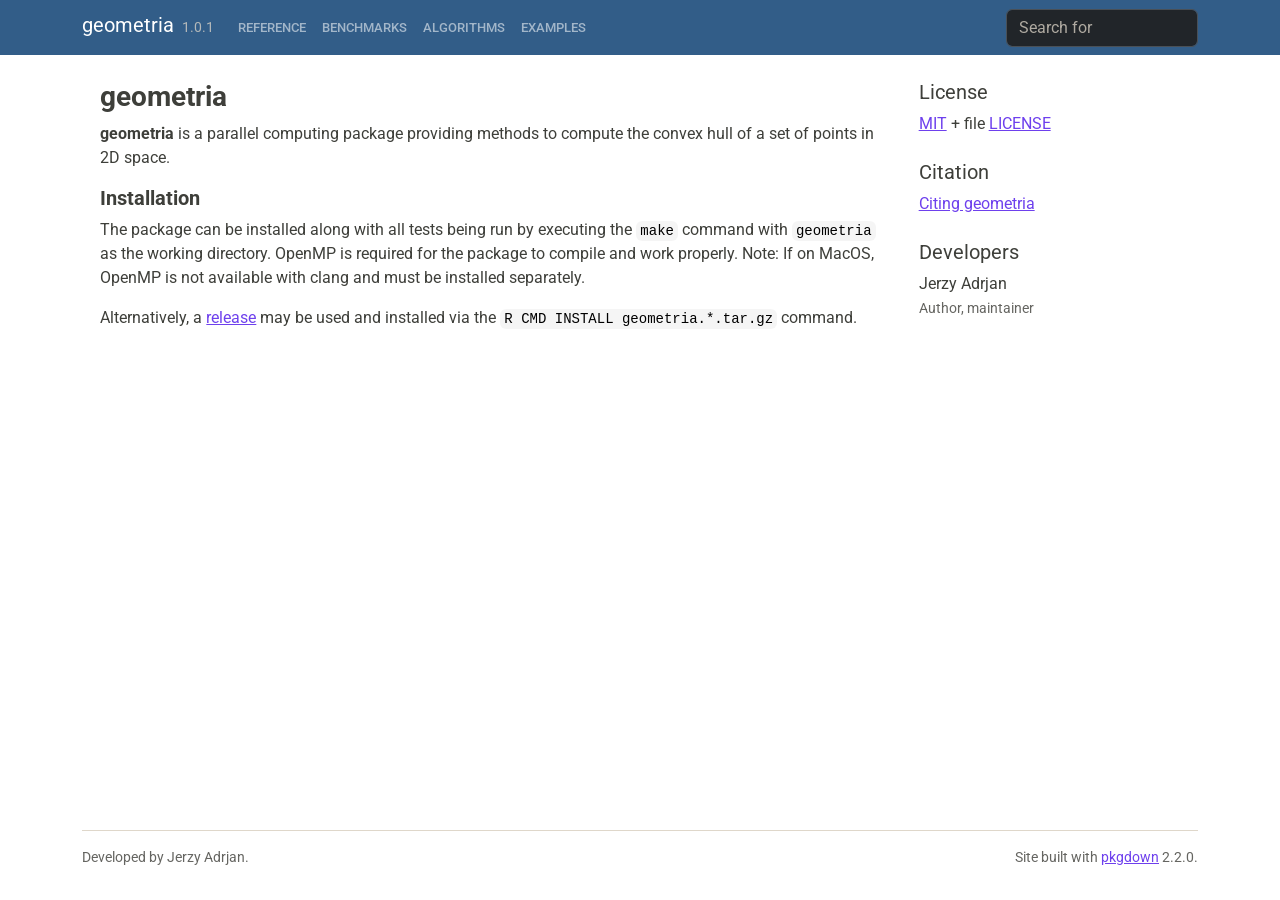
<file: index.html>
<!DOCTYPE html>
<!-- Generated by pkgdown: do not edit by hand --><html lang="en">
<head>
<meta http-equiv="Content-Type" content="text/html; charset=UTF-8">
<meta charset="utf-8">
<meta http-equiv="X-UA-Compatible" content="IE=edge">
<meta name="viewport" content="width=device-width, initial-scale=1, shrink-to-fit=no">
<title>Convex Hulls for R • geometria</title>
<script src="deps/jquery-3.6.0/jquery-3.6.0.min.js"></script><meta name="viewport" content="width=device-width, initial-scale=1, shrink-to-fit=no">
<link href="deps/bootstrap-5.3.8/bootstrap.min.css" rel="stylesheet">
<script src="deps/bootstrap-5.3.8/bootstrap.bundle.min.js"></script><link href="deps/font-awesome-6.5.2/css/all.min.css" rel="stylesheet">
<link href="deps/font-awesome-6.5.2/css/v4-shims.min.css" rel="stylesheet">
<script src="deps/headroom-0.11.0/headroom.min.js"></script><script src="deps/headroom-0.11.0/jQuery.headroom.min.js"></script><script src="deps/bootstrap-toc-1.0.1/bootstrap-toc.min.js"></script><script src="deps/clipboard.js-2.0.11/clipboard.min.js"></script><script src="deps/search-1.0.0/autocomplete.jquery.min.js"></script><script src="deps/search-1.0.0/fuse.min.js"></script><script src="deps/search-1.0.0/mark.min.js"></script><!-- pkgdown --><script src="pkgdown.js"></script><meta property="og:title" content="Convex Hulls for R">
<meta name="description" content="Package including methods to compute the convex hull of a set of points in 2D space.">
<meta property="og:description" content="Package including methods to compute the convex hull of a set of points in 2D space.">
</head>
<body>
    <a href="#main" class="visually-hidden-focusable">Skip to contents</a>


    <nav class="navbar navbar-expand-lg fixed-top bg-primary" data-bs-theme="dark" aria-label="Site navigation"><div class="container">

    <a class="navbar-brand me-2" href="index.html">geometria</a>

    <small class="nav-text text-muted me-auto" data-bs-toggle="tooltip" data-bs-placement="bottom" title="">1.0.1</small>


    <button class="navbar-toggler" type="button" data-bs-toggle="collapse" data-bs-target="#navbar" aria-controls="navbar" aria-expanded="false" aria-label="Toggle navigation">
      <span class="navbar-toggler-icon"></span>
    </button>

    <div id="navbar" class="collapse navbar-collapse ms-3">
      <ul class="navbar-nav me-auto">
<li class="nav-item"><a class="nav-link" href="reference/index.html">Reference</a></li>
<li class="nav-item"><a class="nav-link" href="articles/benchmarks.html">Benchmarks</a></li>
<li class="nav-item"><a class="nav-link" href="articles/algorithms.html">Algorithms</a></li>
<li class="nav-item"><a class="nav-link" href="articles/examples.html">Examples</a></li>
      </ul>
<ul class="navbar-nav">
<li class="nav-item"><form class="form-inline" role="search">
 <input class="form-control" type="search" name="search-input" id="search-input" autocomplete="off" aria-label="Search site" placeholder="Search for" data-search-index="search.json">
</form></li>
      </ul>
</div>


  </div>
</nav><div class="container template-home">
<div class="row">
  <main id="main" class="col-md-9"><div class="section level2">
<h2 id="geometria">
<strong>geometria</strong><a class="anchor" aria-label="anchor" href="#geometria"></a>
</h2>
<p><strong>geometria</strong> is a parallel computing package providing methods to compute the convex hull of a set of points in 2D space.</p>
<div class="section level3">
<h3 id="installation">Installation<a class="anchor" aria-label="anchor" href="#installation"></a>
</h3>
<p>The package can be installed along with all tests being run by executing the <code>make</code> command with <code>geometria</code> as the working directory. OpenMP is required for the package to compile and work properly. Note: If on MacOS, OpenMP is not available with clang and must be installed separately.</p>
<p>Alternatively, a <a href="https://github.com/crazyjerz/geometria/releases" class="external-link">release</a> may be used and installed via the <code>R CMD INSTALL geometria.*.tar.gz</code> command.</p>
</div>
</div>
  </main><aside class="col-md-3"><div class="license">
<h2 data-toc-skip>License</h2>
<ul class="list-unstyled">
<li>
<a href="https://opensource.org/licenses/mit-license.php" class="external-link">MIT</a> + file <a href="LICENSE-text.html">LICENSE</a>
</li>
</ul>
</div>


<div class="citation">
<h2 data-toc-skip>Citation</h2>
<ul class="list-unstyled">
<li><a href="authors.html#citation">Citing geometria</a></li>
</ul>
</div>

<div class="developers">
<h2 data-toc-skip>Developers</h2>
<ul class="list-unstyled">
<li>Jerzy Adrjan <br><small class="roles"> Author, maintainer </small>   </li>
</ul>
</div>



  </aside>
</div>


    <footer><div class="pkgdown-footer-left">
  <p>Developed by Jerzy Adrjan.</p>
</div>

<div class="pkgdown-footer-right">
  <p>Site built with <a href="https://pkgdown.r-lib.org/" class="external-link">pkgdown</a> 2.2.0.</p>
</div>

    </footer>
</div>





  </body>
</html>
</file>
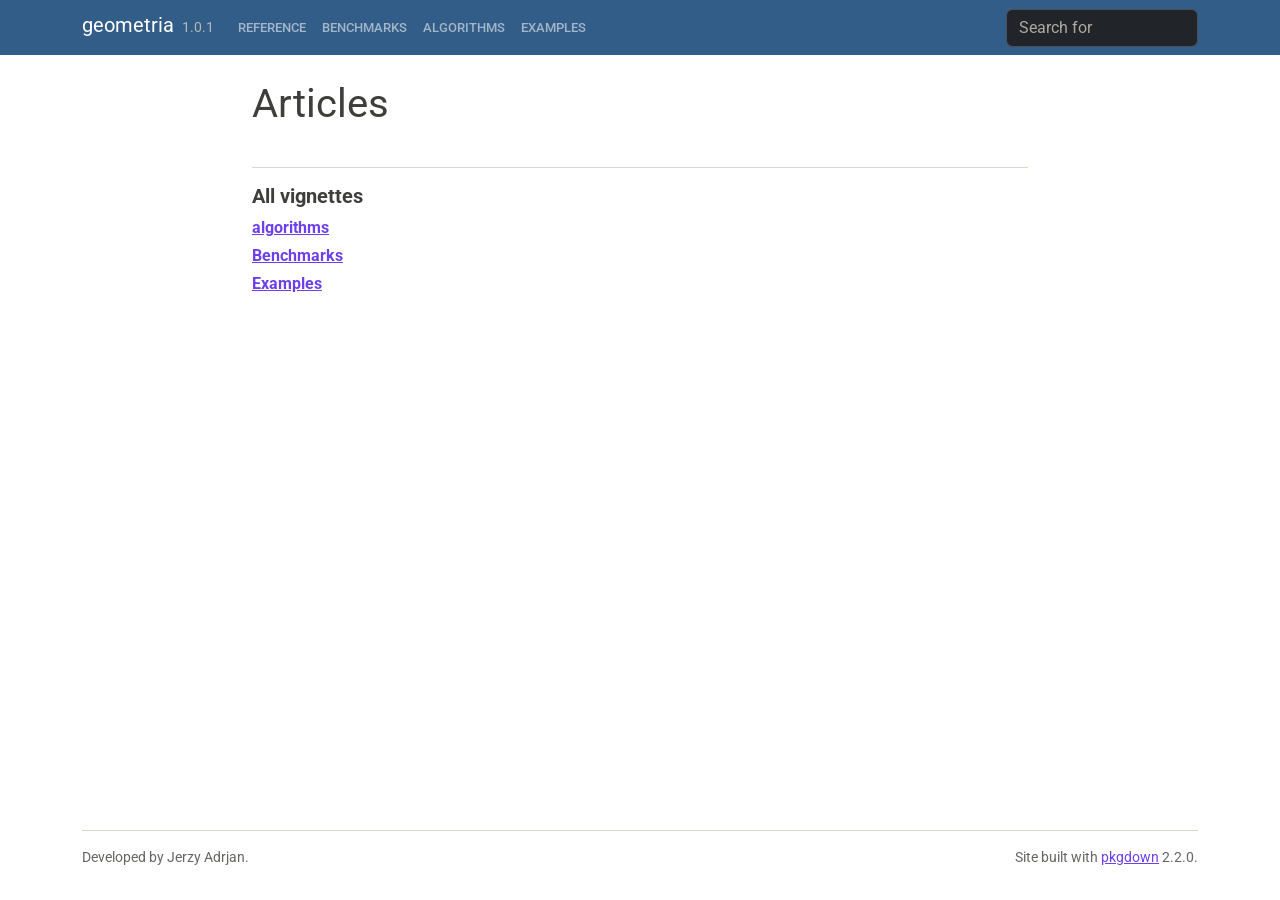
<file: articles/index.html>
<!DOCTYPE html>
<!-- Generated by pkgdown: do not edit by hand --><html lang="en"><head><meta http-equiv="Content-Type" content="text/html; charset=UTF-8"><meta charset="utf-8"><meta http-equiv="X-UA-Compatible" content="IE=edge"><meta name="viewport" content="width=device-width, initial-scale=1, shrink-to-fit=no"><title>Articles • geometria</title><script src="../deps/jquery-3.6.0/jquery-3.6.0.min.js"></script><meta name="viewport" content="width=device-width, initial-scale=1, shrink-to-fit=no"><link href="../deps/bootstrap-5.3.8/bootstrap.min.css" rel="stylesheet"><script src="../deps/bootstrap-5.3.8/bootstrap.bundle.min.js"></script><link href="../deps/font-awesome-6.5.2/css/all.min.css" rel="stylesheet"><link href="../deps/font-awesome-6.5.2/css/v4-shims.min.css" rel="stylesheet"><script src="../deps/headroom-0.11.0/headroom.min.js"></script><script src="../deps/headroom-0.11.0/jQuery.headroom.min.js"></script><script src="../deps/bootstrap-toc-1.0.1/bootstrap-toc.min.js"></script><script src="../deps/clipboard.js-2.0.11/clipboard.min.js"></script><script src="../deps/search-1.0.0/autocomplete.jquery.min.js"></script><script src="../deps/search-1.0.0/fuse.min.js"></script><script src="../deps/search-1.0.0/mark.min.js"></script><!-- pkgdown --><script src="../pkgdown.js"></script><meta property="og:title" content="Articles"></head><body>
    <a href="#main" class="visually-hidden-focusable">Skip to contents</a>


    <nav class="navbar navbar-expand-lg fixed-top bg-primary" data-bs-theme="dark" aria-label="Site navigation"><div class="container">

    <a class="navbar-brand me-2" href="../index.html">geometria</a>

    <small class="nav-text text-muted me-auto" data-bs-toggle="tooltip" data-bs-placement="bottom" title="">1.0.1</small>


    <button class="navbar-toggler" type="button" data-bs-toggle="collapse" data-bs-target="#navbar" aria-controls="navbar" aria-expanded="false" aria-label="Toggle navigation">
      <span class="navbar-toggler-icon"></span>
    </button>

    <div id="navbar" class="collapse navbar-collapse ms-3">
      <ul class="navbar-nav me-auto"><li class="nav-item"><a class="nav-link" href="../reference/index.html">Reference</a></li>
<li class="nav-item"><a class="nav-link" href="../articles/benchmarks.html">Benchmarks</a></li>
<li class="nav-item"><a class="nav-link" href="../articles/algorithms.html">Algorithms</a></li>
<li class="nav-item"><a class="nav-link" href="../articles/examples.html">Examples</a></li>
      </ul><ul class="navbar-nav"><li class="nav-item"><form class="form-inline" role="search">
 <input class="form-control" type="search" name="search-input" id="search-input" autocomplete="off" aria-label="Search site" placeholder="Search for" data-search-index="../search.json"></form></li>
      </ul></div>


  </div>
</nav><div class="container template-article-index">
<div class="row">
  <main id="main" class="col-md-9"><div class="page-header">

      <h1>Articles</h1>
    </div>

    <div class="section ">
      <h3>All vignettes</h3>
      <div class="section-desc"></div>

      <dl><dt><a href="algorithms.html">algorithms</a></dt>
        <dd>
        </dd><dt><a href="benchmarks.html">Benchmarks</a></dt>
        <dd>
        </dd><dt><a href="examples.html">Examples</a></dt>
        <dd>
      </dd></dl></div>
  </main></div>


    <footer><div class="pkgdown-footer-left">
  <p>Developed by Jerzy Adrjan.</p>
</div>

<div class="pkgdown-footer-right">
  <p>Site built with <a href="https://pkgdown.r-lib.org/" class="external-link">pkgdown</a> 2.2.0.</p>
</div>

    </footer></div>





  </body></html>
</file>
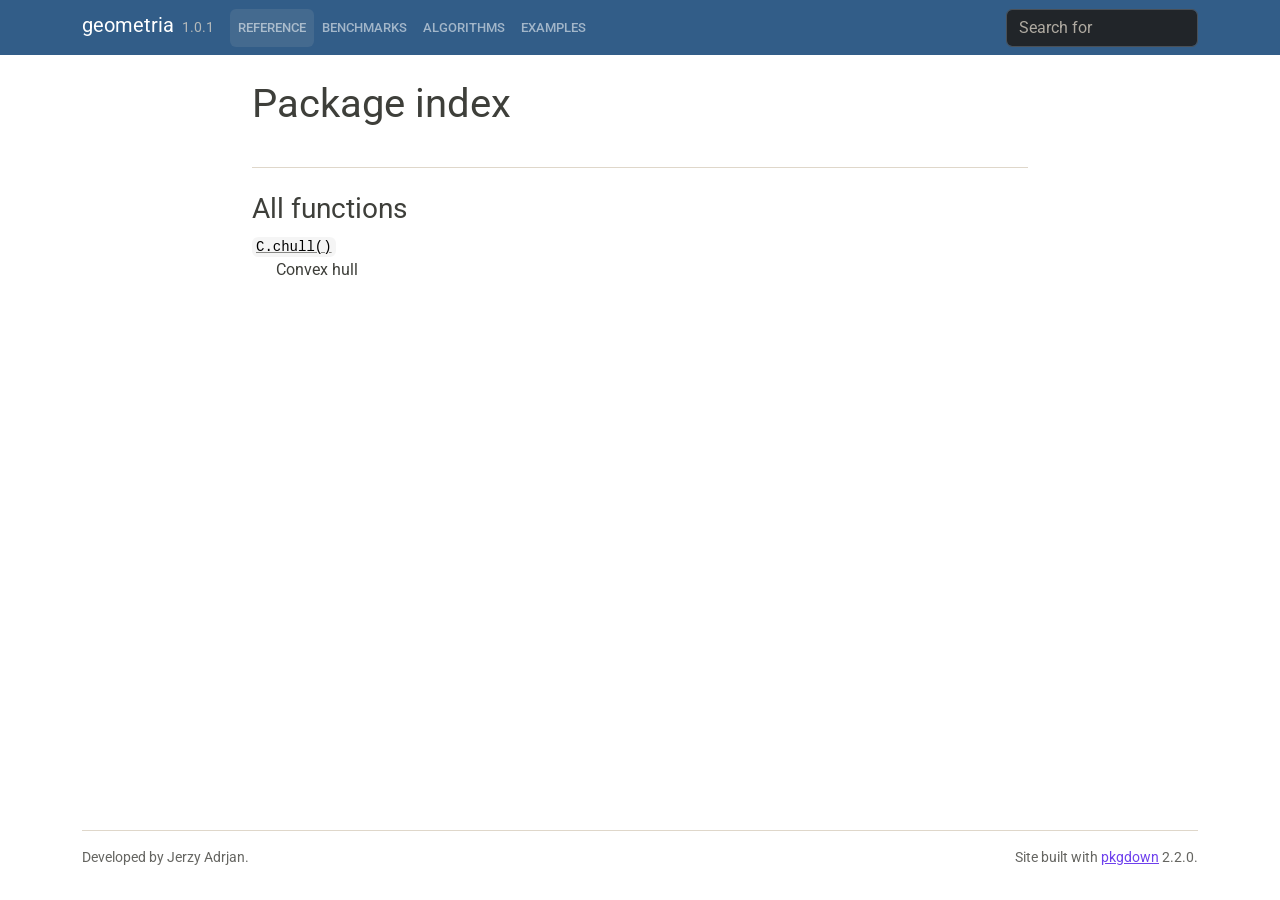
<file: reference/index.html>
<!DOCTYPE html>
<!-- Generated by pkgdown: do not edit by hand --><html lang="en"><head><meta http-equiv="Content-Type" content="text/html; charset=UTF-8"><meta charset="utf-8"><meta http-equiv="X-UA-Compatible" content="IE=edge"><meta name="viewport" content="width=device-width, initial-scale=1, shrink-to-fit=no"><title>Package index • geometria</title><script src="../deps/jquery-3.6.0/jquery-3.6.0.min.js"></script><meta name="viewport" content="width=device-width, initial-scale=1, shrink-to-fit=no"><link href="../deps/bootstrap-5.3.8/bootstrap.min.css" rel="stylesheet"><script src="../deps/bootstrap-5.3.8/bootstrap.bundle.min.js"></script><link href="../deps/font-awesome-6.5.2/css/all.min.css" rel="stylesheet"><link href="../deps/font-awesome-6.5.2/css/v4-shims.min.css" rel="stylesheet"><script src="../deps/headroom-0.11.0/headroom.min.js"></script><script src="../deps/headroom-0.11.0/jQuery.headroom.min.js"></script><script src="../deps/bootstrap-toc-1.0.1/bootstrap-toc.min.js"></script><script src="../deps/clipboard.js-2.0.11/clipboard.min.js"></script><script src="../deps/search-1.0.0/autocomplete.jquery.min.js"></script><script src="../deps/search-1.0.0/fuse.min.js"></script><script src="../deps/search-1.0.0/mark.min.js"></script><!-- pkgdown --><script src="../pkgdown.js"></script><meta property="og:title" content="Package index"></head><body>
    <a href="#main" class="visually-hidden-focusable">Skip to contents</a>


    <nav class="navbar navbar-expand-lg fixed-top bg-primary" data-bs-theme="dark" aria-label="Site navigation"><div class="container">

    <a class="navbar-brand me-2" href="../index.html">geometria</a>

    <small class="nav-text text-muted me-auto" data-bs-toggle="tooltip" data-bs-placement="bottom" title="">1.0.1</small>


    <button class="navbar-toggler" type="button" data-bs-toggle="collapse" data-bs-target="#navbar" aria-controls="navbar" aria-expanded="false" aria-label="Toggle navigation">
      <span class="navbar-toggler-icon"></span>
    </button>

    <div id="navbar" class="collapse navbar-collapse ms-3">
      <ul class="navbar-nav me-auto"><li class="active nav-item"><a class="nav-link" href="../reference/index.html">Reference</a></li>
<li class="nav-item"><a class="nav-link" href="../articles/benchmarks.html">Benchmarks</a></li>
<li class="nav-item"><a class="nav-link" href="../articles/algorithms.html">Algorithms</a></li>
<li class="nav-item"><a class="nav-link" href="../articles/examples.html">Examples</a></li>
      </ul><ul class="navbar-nav"><li class="nav-item"><form class="form-inline" role="search">
 <input class="form-control" type="search" name="search-input" id="search-input" autocomplete="off" aria-label="Search site" placeholder="Search for" data-search-index="../search.json"></form></li>
      </ul></div>


  </div>
</nav><div class="container template-reference-index">
<div class="row">
  <main id="main" class="col-md-9"><div class="page-header">

      <h1>Package index</h1>
    </div>

    <div class="section level2">
      <h2 id="all-functions">All functions<a class="anchor" aria-label="anchor" href="#all-functions"></a></h2>



      <dl></dl></div><div class="section level2">




      <dl><dt>

          <code><a href="C.chull.html">C.chull()</a></code>

        </dt>
        <dd>Convex hull</dd>
      </dl></div>
  </main></div>


    <footer><div class="pkgdown-footer-left">
  <p>Developed by Jerzy Adrjan.</p>
</div>

<div class="pkgdown-footer-right">
  <p>Site built with <a href="https://pkgdown.r-lib.org/" class="external-link">pkgdown</a> 2.2.0.</p>
</div>

    </footer></div>





  </body></html>
</file>
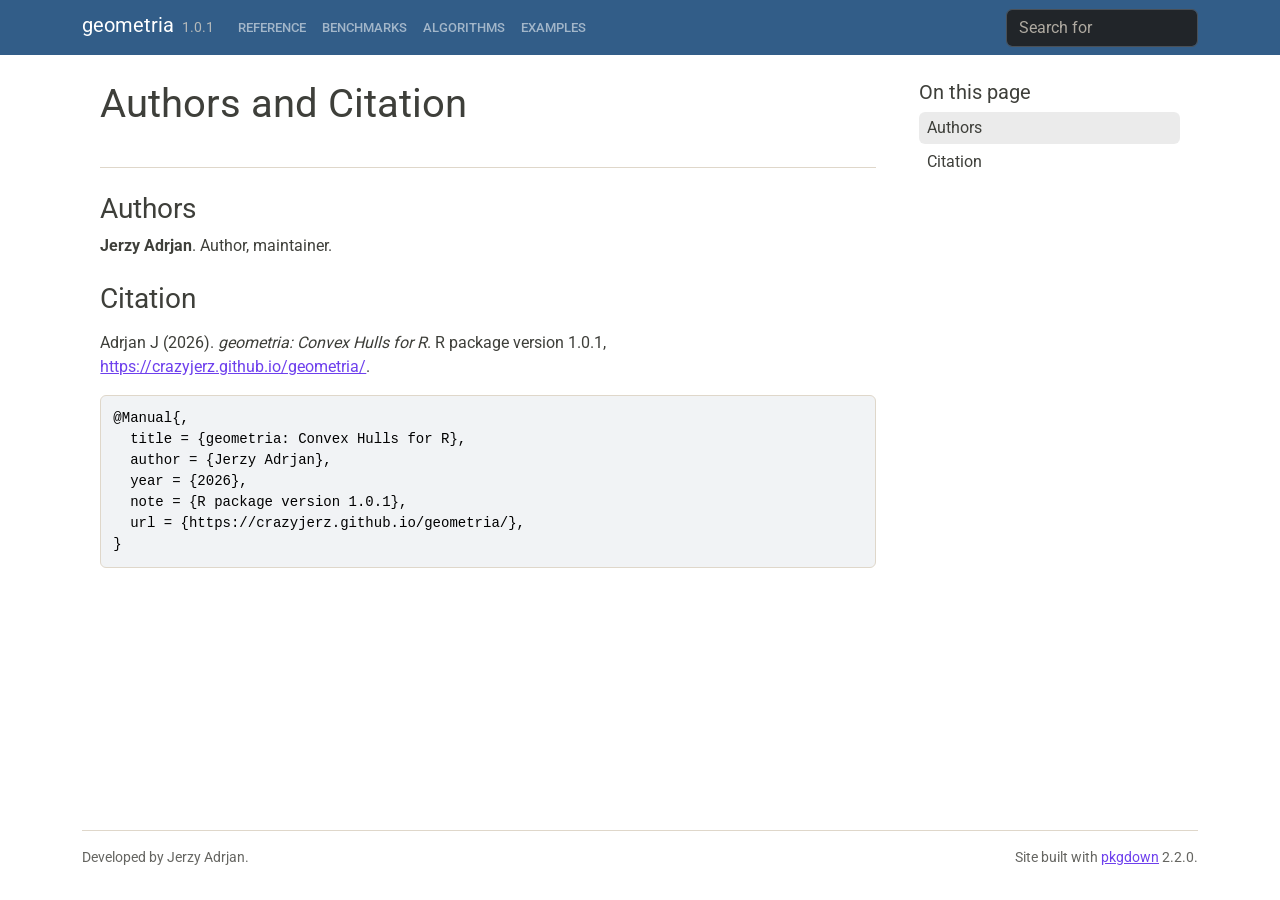
<file: authors.html>
<!DOCTYPE html>
<!-- Generated by pkgdown: do not edit by hand --><html lang="en"><head><meta http-equiv="Content-Type" content="text/html; charset=UTF-8"><meta charset="utf-8"><meta http-equiv="X-UA-Compatible" content="IE=edge"><meta name="viewport" content="width=device-width, initial-scale=1, shrink-to-fit=no"><title>Authors and Citation • geometria</title><script src="deps/jquery-3.6.0/jquery-3.6.0.min.js"></script><meta name="viewport" content="width=device-width, initial-scale=1, shrink-to-fit=no"><link href="deps/bootstrap-5.3.8/bootstrap.min.css" rel="stylesheet"><script src="deps/bootstrap-5.3.8/bootstrap.bundle.min.js"></script><link href="deps/font-awesome-6.5.2/css/all.min.css" rel="stylesheet"><link href="deps/font-awesome-6.5.2/css/v4-shims.min.css" rel="stylesheet"><script src="deps/headroom-0.11.0/headroom.min.js"></script><script src="deps/headroom-0.11.0/jQuery.headroom.min.js"></script><script src="deps/bootstrap-toc-1.0.1/bootstrap-toc.min.js"></script><script src="deps/clipboard.js-2.0.11/clipboard.min.js"></script><script src="deps/search-1.0.0/autocomplete.jquery.min.js"></script><script src="deps/search-1.0.0/fuse.min.js"></script><script src="deps/search-1.0.0/mark.min.js"></script><!-- pkgdown --><script src="pkgdown.js"></script><meta property="og:title" content="Authors and Citation"></head><body>
    <a href="#main" class="visually-hidden-focusable">Skip to contents</a>


    <nav class="navbar navbar-expand-lg fixed-top bg-primary" data-bs-theme="dark" aria-label="Site navigation"><div class="container">

    <a class="navbar-brand me-2" href="index.html">geometria</a>

    <small class="nav-text text-muted me-auto" data-bs-toggle="tooltip" data-bs-placement="bottom" title="">1.0.1</small>


    <button class="navbar-toggler" type="button" data-bs-toggle="collapse" data-bs-target="#navbar" aria-controls="navbar" aria-expanded="false" aria-label="Toggle navigation">
      <span class="navbar-toggler-icon"></span>
    </button>

    <div id="navbar" class="collapse navbar-collapse ms-3">
      <ul class="navbar-nav me-auto"><li class="nav-item"><a class="nav-link" href="reference/index.html">Reference</a></li>
<li class="nav-item"><a class="nav-link" href="articles/benchmarks.html">Benchmarks</a></li>
<li class="nav-item"><a class="nav-link" href="articles/algorithms.html">Algorithms</a></li>
<li class="nav-item"><a class="nav-link" href="articles/examples.html">Examples</a></li>
      </ul><ul class="navbar-nav"><li class="nav-item"><form class="form-inline" role="search">
 <input class="form-control" type="search" name="search-input" id="search-input" autocomplete="off" aria-label="Search site" placeholder="Search for" data-search-index="search.json"></form></li>
      </ul></div>


  </div>
</nav><div class="container template-citation-authors">
<div class="row">
  <main id="main" class="col-md-9"><div class="page-header">

      <h1>Authors and Citation</h1>
    </div>

    <div class="section level2">
      <h2>Authors</h2>

      <ul class="list-unstyled"><li>
          <p><strong>Jerzy Adrjan</strong>. Author, maintainer.
          </p>
        </li>
      </ul></div>

    <div class="section level2">
      <h2 id="citation">Citation</h2>
      <p></p>

      <p>Adrjan J (2026).
<em>geometria: Convex Hulls for R</em>.
R package version 1.0.1, <a href="https://crazyjerz.github.io/geometria/">https://crazyjerz.github.io/geometria/</a>.
</p>
      <pre>@Manual{,
  title = {geometria: Convex Hulls for R},
  author = {Jerzy Adrjan},
  year = {2026},
  note = {R package version 1.0.1},
  url = {https://crazyjerz.github.io/geometria/},
}</pre>
    </div>

  </main><aside class="col-md-3"><nav id="toc" aria-label="Table of contents"><h2>On this page</h2>
    </nav></aside></div>


    <footer><div class="pkgdown-footer-left">
  <p>Developed by Jerzy Adrjan.</p>
</div>

<div class="pkgdown-footer-right">
  <p>Site built with <a href="https://pkgdown.r-lib.org/" class="external-link">pkgdown</a> 2.2.0.</p>
</div>

    </footer></div>





  </body></html>
</file>
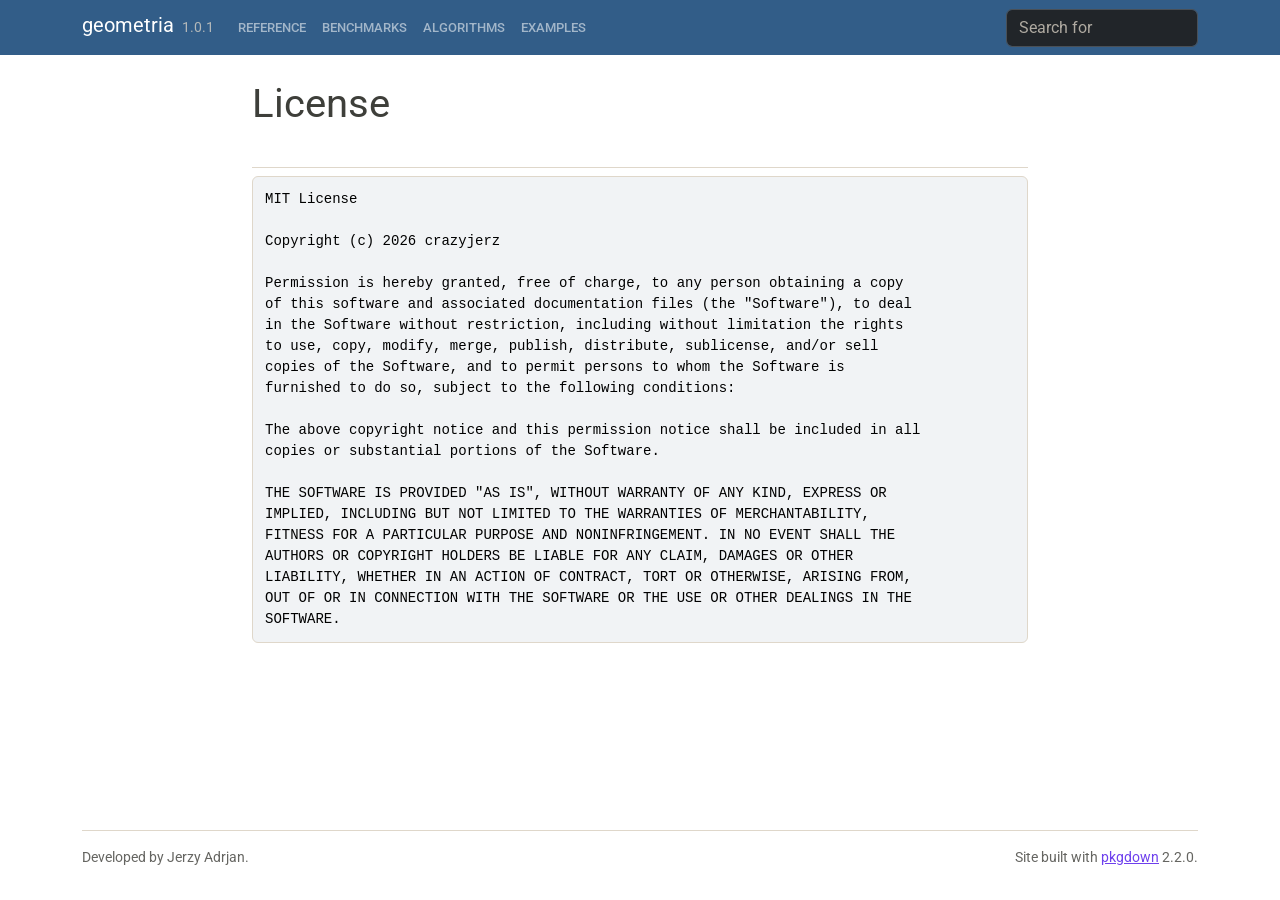
<file: LICENSE-text.html>
<!DOCTYPE html>
<!-- Generated by pkgdown: do not edit by hand --><html lang="en"><head><meta http-equiv="Content-Type" content="text/html; charset=UTF-8"><meta charset="utf-8"><meta http-equiv="X-UA-Compatible" content="IE=edge"><meta name="viewport" content="width=device-width, initial-scale=1, shrink-to-fit=no"><title>License • geometria</title><script src="deps/jquery-3.6.0/jquery-3.6.0.min.js"></script><meta name="viewport" content="width=device-width, initial-scale=1, shrink-to-fit=no"><link href="deps/bootstrap-5.3.8/bootstrap.min.css" rel="stylesheet"><script src="deps/bootstrap-5.3.8/bootstrap.bundle.min.js"></script><link href="deps/font-awesome-6.5.2/css/all.min.css" rel="stylesheet"><link href="deps/font-awesome-6.5.2/css/v4-shims.min.css" rel="stylesheet"><script src="deps/headroom-0.11.0/headroom.min.js"></script><script src="deps/headroom-0.11.0/jQuery.headroom.min.js"></script><script src="deps/bootstrap-toc-1.0.1/bootstrap-toc.min.js"></script><script src="deps/clipboard.js-2.0.11/clipboard.min.js"></script><script src="deps/search-1.0.0/autocomplete.jquery.min.js"></script><script src="deps/search-1.0.0/fuse.min.js"></script><script src="deps/search-1.0.0/mark.min.js"></script><!-- pkgdown --><script src="pkgdown.js"></script><meta property="og:title" content="License"></head><body>
    <a href="#main" class="visually-hidden-focusable">Skip to contents</a>


    <nav class="navbar navbar-expand-lg fixed-top bg-primary" data-bs-theme="dark" aria-label="Site navigation"><div class="container">

    <a class="navbar-brand me-2" href="index.html">geometria</a>

    <small class="nav-text text-muted me-auto" data-bs-toggle="tooltip" data-bs-placement="bottom" title="">1.0.1</small>


    <button class="navbar-toggler" type="button" data-bs-toggle="collapse" data-bs-target="#navbar" aria-controls="navbar" aria-expanded="false" aria-label="Toggle navigation">
      <span class="navbar-toggler-icon"></span>
    </button>

    <div id="navbar" class="collapse navbar-collapse ms-3">
      <ul class="navbar-nav me-auto"><li class="nav-item"><a class="nav-link" href="reference/index.html">Reference</a></li>
<li class="nav-item"><a class="nav-link" href="articles/benchmarks.html">Benchmarks</a></li>
<li class="nav-item"><a class="nav-link" href="articles/algorithms.html">Algorithms</a></li>
<li class="nav-item"><a class="nav-link" href="articles/examples.html">Examples</a></li>
      </ul><ul class="navbar-nav"><li class="nav-item"><form class="form-inline" role="search">
 <input class="form-control" type="search" name="search-input" id="search-input" autocomplete="off" aria-label="Search site" placeholder="Search for" data-search-index="search.json"></form></li>
      </ul></div>


  </div>
</nav><div class="container template-title-body">
<div class="row">
  <main id="main" class="col-md-9"><div class="page-header">

      <h1>License</h1>

    </div>

<pre>MIT License

Copyright (c) 2026 crazyjerz

Permission is hereby granted, free of charge, to any person obtaining a copy
of this software and associated documentation files (the "Software"), to deal
in the Software without restriction, including without limitation the rights
to use, copy, modify, merge, publish, distribute, sublicense, and/or sell
copies of the Software, and to permit persons to whom the Software is
furnished to do so, subject to the following conditions:

The above copyright notice and this permission notice shall be included in all
copies or substantial portions of the Software.

THE SOFTWARE IS PROVIDED "AS IS", WITHOUT WARRANTY OF ANY KIND, EXPRESS OR
IMPLIED, INCLUDING BUT NOT LIMITED TO THE WARRANTIES OF MERCHANTABILITY,
FITNESS FOR A PARTICULAR PURPOSE AND NONINFRINGEMENT. IN NO EVENT SHALL THE
AUTHORS OR COPYRIGHT HOLDERS BE LIABLE FOR ANY CLAIM, DAMAGES OR OTHER
LIABILITY, WHETHER IN AN ACTION OF CONTRACT, TORT OR OTHERWISE, ARISING FROM,
OUT OF OR IN CONNECTION WITH THE SOFTWARE OR THE USE OR OTHER DEALINGS IN THE
SOFTWARE.
</pre>

  </main></div>


    <footer><div class="pkgdown-footer-left">
  <p>Developed by Jerzy Adrjan.</p>
</div>

<div class="pkgdown-footer-right">
  <p>Site built with <a href="https://pkgdown.r-lib.org/" class="external-link">pkgdown</a> 2.2.0.</p>
</div>

    </footer></div>





  </body></html>
</file>
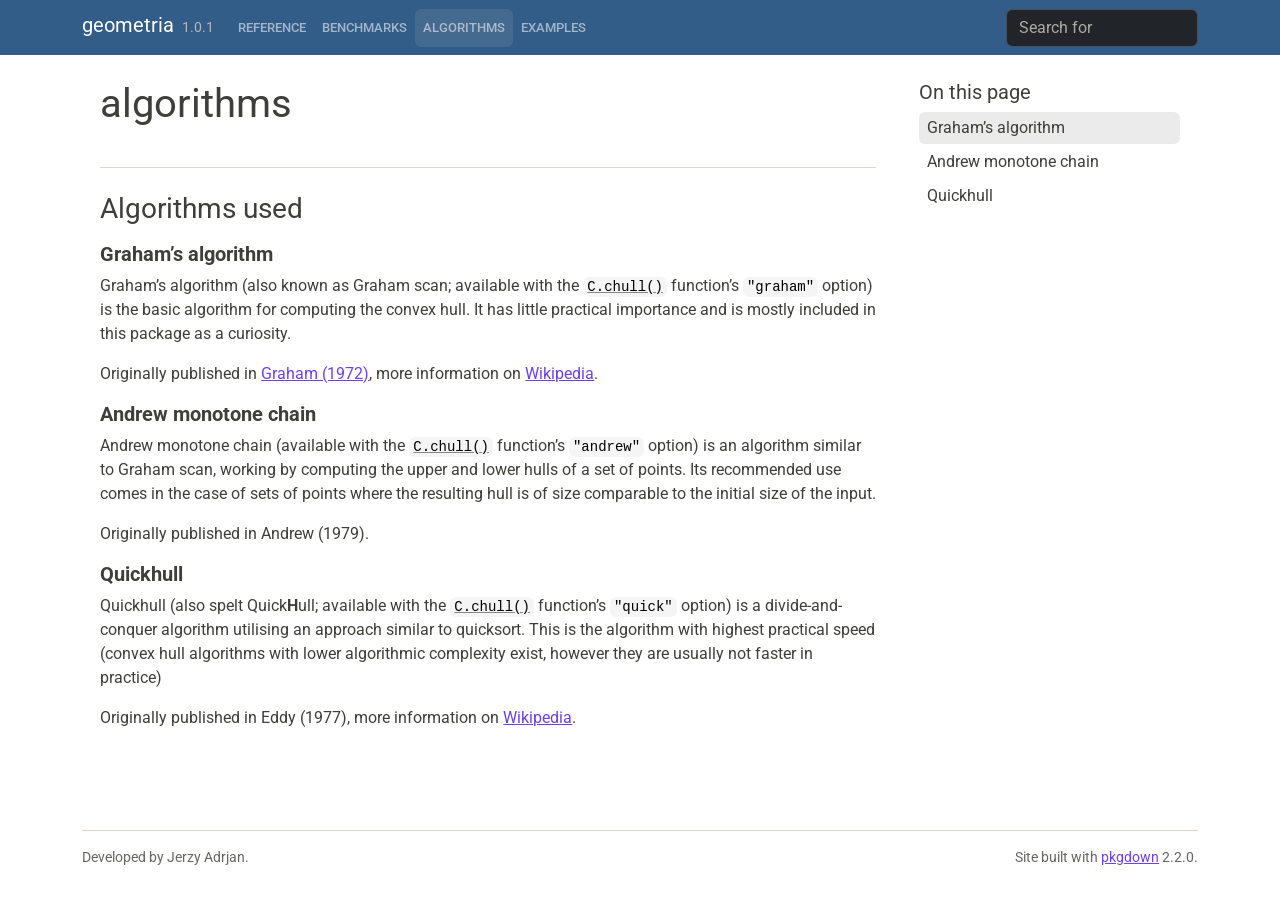
<file: articles/algorithms.html>
<!DOCTYPE html>
<!-- Generated by pkgdown: do not edit by hand --><html lang="en">
<head>
<meta http-equiv="Content-Type" content="text/html; charset=UTF-8">
<meta charset="utf-8">
<meta http-equiv="X-UA-Compatible" content="IE=edge">
<meta name="viewport" content="width=device-width, initial-scale=1, shrink-to-fit=no">
<title>algorithms • geometria</title>
<script src="../deps/jquery-3.6.0/jquery-3.6.0.min.js"></script><meta name="viewport" content="width=device-width, initial-scale=1, shrink-to-fit=no">
<link href="../deps/bootstrap-5.3.8/bootstrap.min.css" rel="stylesheet">
<script src="../deps/bootstrap-5.3.8/bootstrap.bundle.min.js"></script><link href="../deps/font-awesome-6.5.2/css/all.min.css" rel="stylesheet">
<link href="../deps/font-awesome-6.5.2/css/v4-shims.min.css" rel="stylesheet">
<script src="../deps/headroom-0.11.0/headroom.min.js"></script><script src="../deps/headroom-0.11.0/jQuery.headroom.min.js"></script><script src="../deps/bootstrap-toc-1.0.1/bootstrap-toc.min.js"></script><script src="../deps/clipboard.js-2.0.11/clipboard.min.js"></script><script src="../deps/search-1.0.0/autocomplete.jquery.min.js"></script><script src="../deps/search-1.0.0/fuse.min.js"></script><script src="../deps/search-1.0.0/mark.min.js"></script><!-- pkgdown --><script src="../pkgdown.js"></script><meta property="og:title" content="algorithms">
</head>
<body>
    <a href="#main" class="visually-hidden-focusable">Skip to contents</a>


    <nav class="navbar navbar-expand-lg fixed-top bg-primary" data-bs-theme="dark" aria-label="Site navigation"><div class="container">

    <a class="navbar-brand me-2" href="../index.html">geometria</a>

    <small class="nav-text text-muted me-auto" data-bs-toggle="tooltip" data-bs-placement="bottom" title="">1.0.1</small>


    <button class="navbar-toggler" type="button" data-bs-toggle="collapse" data-bs-target="#navbar" aria-controls="navbar" aria-expanded="false" aria-label="Toggle navigation">
      <span class="navbar-toggler-icon"></span>
    </button>

    <div id="navbar" class="collapse navbar-collapse ms-3">
      <ul class="navbar-nav me-auto">
<li class="nav-item"><a class="nav-link" href="../reference/index.html">Reference</a></li>
<li class="nav-item"><a class="nav-link" href="../articles/benchmarks.html">Benchmarks</a></li>
<li class="active nav-item"><a class="nav-link" href="../articles/algorithms.html">Algorithms</a></li>
<li class="nav-item"><a class="nav-link" href="../articles/examples.html">Examples</a></li>
      </ul>
<ul class="navbar-nav">
<li class="nav-item"><form class="form-inline" role="search">
 <input class="form-control" type="search" name="search-input" id="search-input" autocomplete="off" aria-label="Search site" placeholder="Search for" data-search-index="../search.json">
</form></li>
      </ul>
</div>


  </div>
</nav><div class="container template-article">




<div class="row">
  <main id="main" class="col-md-9"><div class="page-header">

      <h1>algorithms</h1>
            
      

      <div class="d-none name"><code>algorithms.Rmd</code></div>
    </div>

    
    
<div class="section level2">
<h2 id="algorithms-used">Algorithms used<a class="anchor" aria-label="anchor" href="#algorithms-used"></a>
</h2>
<div class="section level3">
<h3 id="grahams-algorithm">Graham’s algorithm<a class="anchor" aria-label="anchor" href="#grahams-algorithm"></a>
</h3>
<p>Graham’s algorithm (also known as Graham scan; available with the
<code><a href="../reference/C.chull.html">C.chull()</a></code> function’s <code>"graham"</code> option) is the
basic algorithm for computing the convex hull. It has little practical
importance and is mostly included in this package as a curiosity.</p>
<p>Originally published in <a href="https://doi.org/10.1016%2F0020-0190%2872%2990045-2" class="external-link">Graham
(1972)</a>, more information on <a href="https://en.wikipedia.org/wiki/Graham_scan" class="external-link">Wikipedia</a>.</p>
</div>
<div class="section level3">
<h3 id="andrew-monotone-chain">Andrew monotone chain<a class="anchor" aria-label="anchor" href="#andrew-monotone-chain"></a>
</h3>
<p>Andrew monotone chain (available with the <code><a href="../reference/C.chull.html">C.chull()</a></code>
function’s <code>"andrew"</code> option) is an algorithm similar to
Graham scan, working by computing the upper and lower hulls of a set of
points. Its recommended use comes in the case of sets of points where
the resulting hull is of size comparable to the initial size of the
input.</p>
<p>Originally published in Andrew (1979).</p>
</div>
<div class="section level3">
<h3 id="quickhull">Quickhull<a class="anchor" aria-label="anchor" href="#quickhull"></a>
</h3>
<p>Quickhull (also spelt Quick<strong>H</strong>ull; available with the
<code><a href="../reference/C.chull.html">C.chull()</a></code> function’s <code>"quick"</code> option) is a
divide-and-conquer algorithm utilising an approach similar to quicksort.
This is the algorithm with highest practical speed (convex hull
algorithms with lower algorithmic complexity exist, however they are
usually not faster in practice)</p>
<p>Originally published in Eddy (1977), more information on <a href="https://en.wikipedia.org/wiki/Quickhull" class="external-link">Wikipedia</a>.</p>
</div>
</div>
  </main><aside class="col-md-3"><nav id="toc" aria-label="Table of contents"><h2>On this page</h2>
    </nav></aside>
</div>



    <footer><div class="pkgdown-footer-left">
  <p>Developed by Jerzy Adrjan.</p>
</div>

<div class="pkgdown-footer-right">
  <p>Site built with <a href="https://pkgdown.r-lib.org/" class="external-link">pkgdown</a> 2.2.0.</p>
</div>

    </footer>
</div>





  </body>
</html>
</file>
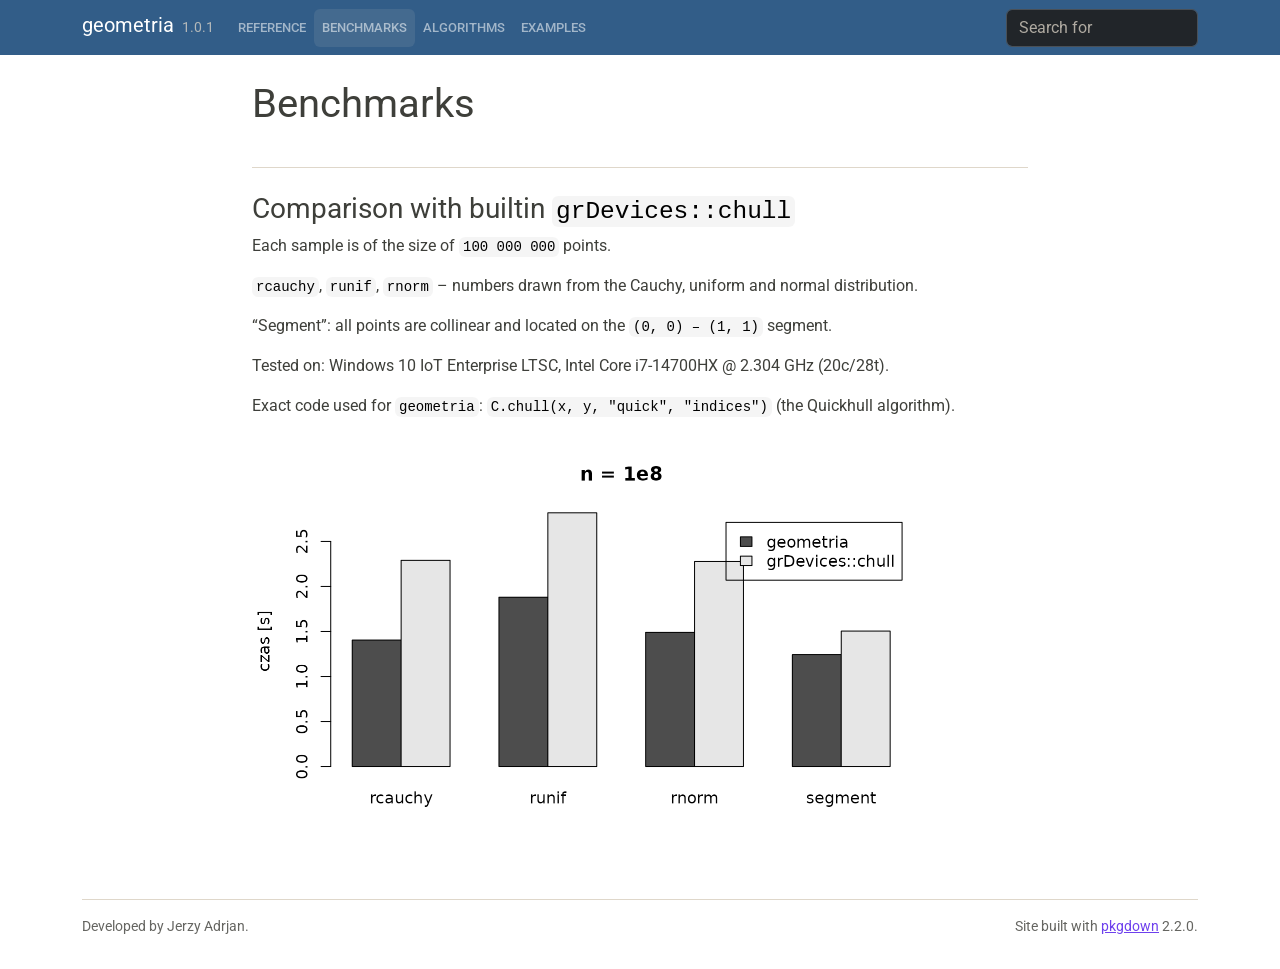
<file: articles/benchmarks.html>
<!DOCTYPE html>
<!-- Generated by pkgdown: do not edit by hand --><html lang="en">
<head>
<meta http-equiv="Content-Type" content="text/html; charset=UTF-8">
<meta charset="utf-8">
<meta http-equiv="X-UA-Compatible" content="IE=edge">
<meta name="viewport" content="width=device-width, initial-scale=1, shrink-to-fit=no">
<title>Benchmarks • geometria</title>
<script src="../deps/jquery-3.6.0/jquery-3.6.0.min.js"></script><meta name="viewport" content="width=device-width, initial-scale=1, shrink-to-fit=no">
<link href="../deps/bootstrap-5.3.8/bootstrap.min.css" rel="stylesheet">
<script src="../deps/bootstrap-5.3.8/bootstrap.bundle.min.js"></script><link href="../deps/font-awesome-6.5.2/css/all.min.css" rel="stylesheet">
<link href="../deps/font-awesome-6.5.2/css/v4-shims.min.css" rel="stylesheet">
<script src="../deps/headroom-0.11.0/headroom.min.js"></script><script src="../deps/headroom-0.11.0/jQuery.headroom.min.js"></script><script src="../deps/bootstrap-toc-1.0.1/bootstrap-toc.min.js"></script><script src="../deps/clipboard.js-2.0.11/clipboard.min.js"></script><script src="../deps/search-1.0.0/autocomplete.jquery.min.js"></script><script src="../deps/search-1.0.0/fuse.min.js"></script><script src="../deps/search-1.0.0/mark.min.js"></script><!-- pkgdown --><script src="../pkgdown.js"></script><meta property="og:title" content="Benchmarks">
</head>
<body>
    <a href="#main" class="visually-hidden-focusable">Skip to contents</a>


    <nav class="navbar navbar-expand-lg fixed-top bg-primary" data-bs-theme="dark" aria-label="Site navigation"><div class="container">

    <a class="navbar-brand me-2" href="../index.html">geometria</a>

    <small class="nav-text text-muted me-auto" data-bs-toggle="tooltip" data-bs-placement="bottom" title="">1.0.1</small>


    <button class="navbar-toggler" type="button" data-bs-toggle="collapse" data-bs-target="#navbar" aria-controls="navbar" aria-expanded="false" aria-label="Toggle navigation">
      <span class="navbar-toggler-icon"></span>
    </button>

    <div id="navbar" class="collapse navbar-collapse ms-3">
      <ul class="navbar-nav me-auto">
<li class="nav-item"><a class="nav-link" href="../reference/index.html">Reference</a></li>
<li class="active nav-item"><a class="nav-link" href="../articles/benchmarks.html">Benchmarks</a></li>
<li class="nav-item"><a class="nav-link" href="../articles/algorithms.html">Algorithms</a></li>
<li class="nav-item"><a class="nav-link" href="../articles/examples.html">Examples</a></li>
      </ul>
<ul class="navbar-nav">
<li class="nav-item"><form class="form-inline" role="search">
 <input class="form-control" type="search" name="search-input" id="search-input" autocomplete="off" aria-label="Search site" placeholder="Search for" data-search-index="../search.json">
</form></li>
      </ul>
</div>


  </div>
</nav><div class="container template-article">




<div class="row">
  <main id="main" class="col-md-9"><div class="page-header">

      <h1>Benchmarks</h1>
            
      

      <div class="d-none name"><code>benchmarks.Rmd</code></div>
    </div>

    
    
<div class="section level2">
<h2 id="comparison-with-builtin-grdeviceschull">Comparison with builtin <code>grDevices::chull</code><a class="anchor" aria-label="anchor" href="#comparison-with-builtin-grdeviceschull"></a>
</h2>
<p>Each sample is of the size of <code>100 000 000</code> points.</p>
<p><code>rcauchy</code>, <code>runif</code>, <code>rnorm</code> –
numbers drawn from the Cauchy, uniform and normal distribution.</p>
<p>“Segment”: all points are collinear and located on the
<code>(0, 0) – (1, 1)</code> segment.</p>
<p>Tested on: Windows 10 IoT Enterprise LTSC, Intel Core i7-14700HX @
2.304 GHz (20c/28t).</p>
<p>Exact code used for <code>geometria</code>:
<code>C.chull(x, y, "quick", "indices")</code> (the Quickhull
algorithm).</p>
<p><img src="benchmarks_files/figure-html/unnamed-chunk-2-1.png" class="r-plt" alt="" width="700"></p>
</div>
  </main>
</div>



    <footer><div class="pkgdown-footer-left">
  <p>Developed by Jerzy Adrjan.</p>
</div>

<div class="pkgdown-footer-right">
  <p>Site built with <a href="https://pkgdown.r-lib.org/" class="external-link">pkgdown</a> 2.2.0.</p>
</div>

    </footer>
</div>





  </body>
</html>
</file>
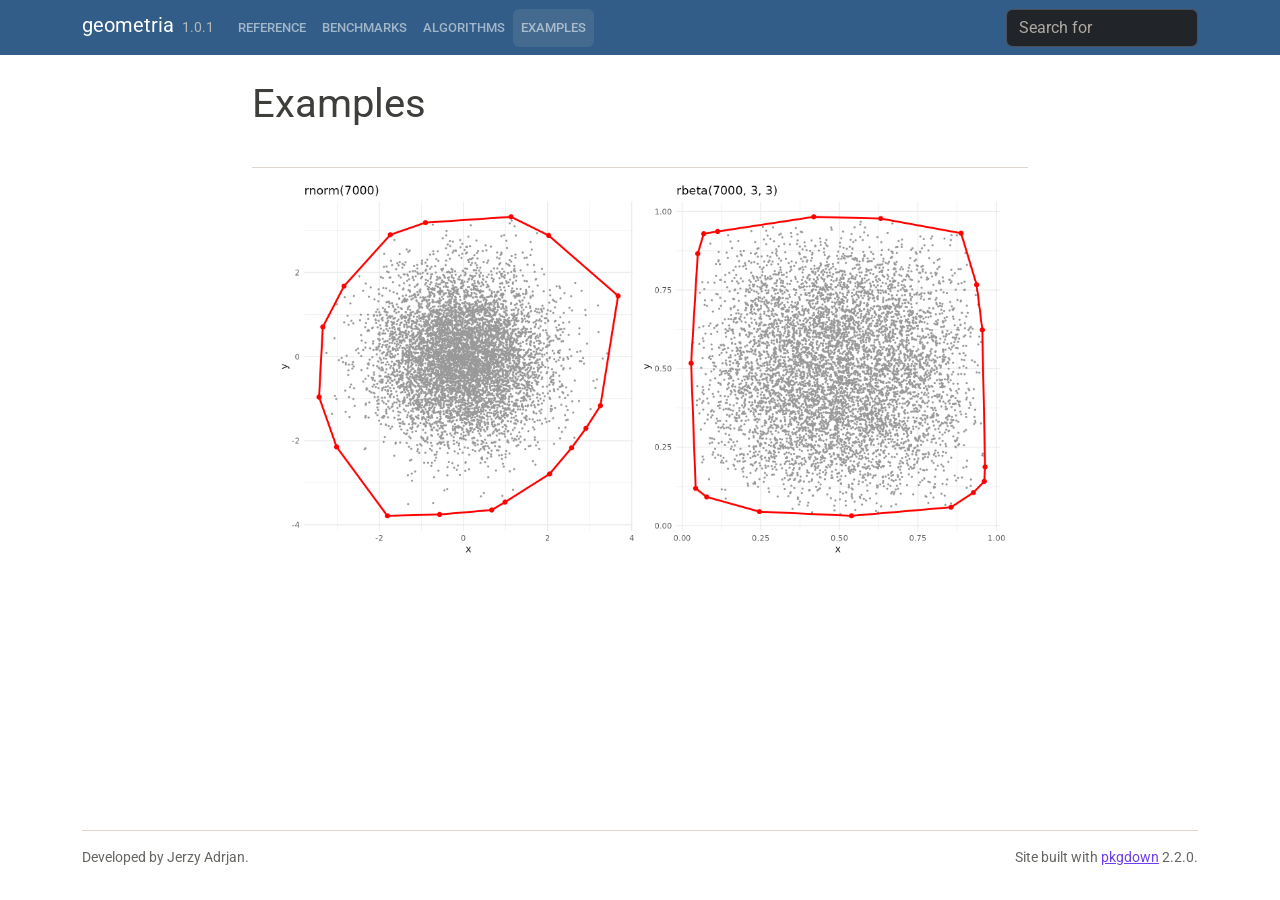
<file: articles/examples.html>
<!DOCTYPE html>
<!-- Generated by pkgdown: do not edit by hand --><html lang="en">
<head>
<meta http-equiv="Content-Type" content="text/html; charset=UTF-8">
<meta charset="utf-8">
<meta http-equiv="X-UA-Compatible" content="IE=edge">
<meta name="viewport" content="width=device-width, initial-scale=1, shrink-to-fit=no">
<title>Examples • geometria</title>
<script src="../deps/jquery-3.6.0/jquery-3.6.0.min.js"></script><meta name="viewport" content="width=device-width, initial-scale=1, shrink-to-fit=no">
<link href="../deps/bootstrap-5.3.8/bootstrap.min.css" rel="stylesheet">
<script src="../deps/bootstrap-5.3.8/bootstrap.bundle.min.js"></script><link href="../deps/font-awesome-6.5.2/css/all.min.css" rel="stylesheet">
<link href="../deps/font-awesome-6.5.2/css/v4-shims.min.css" rel="stylesheet">
<script src="../deps/headroom-0.11.0/headroom.min.js"></script><script src="../deps/headroom-0.11.0/jQuery.headroom.min.js"></script><script src="../deps/bootstrap-toc-1.0.1/bootstrap-toc.min.js"></script><script src="../deps/clipboard.js-2.0.11/clipboard.min.js"></script><script src="../deps/search-1.0.0/autocomplete.jquery.min.js"></script><script src="../deps/search-1.0.0/fuse.min.js"></script><script src="../deps/search-1.0.0/mark.min.js"></script><!-- pkgdown --><script src="../pkgdown.js"></script><meta property="og:title" content="Examples">
</head>
<body>
    <a href="#main" class="visually-hidden-focusable">Skip to contents</a>


    <nav class="navbar navbar-expand-lg fixed-top bg-primary" data-bs-theme="dark" aria-label="Site navigation"><div class="container">

    <a class="navbar-brand me-2" href="../index.html">geometria</a>

    <small class="nav-text text-muted me-auto" data-bs-toggle="tooltip" data-bs-placement="bottom" title="">1.0.1</small>


    <button class="navbar-toggler" type="button" data-bs-toggle="collapse" data-bs-target="#navbar" aria-controls="navbar" aria-expanded="false" aria-label="Toggle navigation">
      <span class="navbar-toggler-icon"></span>
    </button>

    <div id="navbar" class="collapse navbar-collapse ms-3">
      <ul class="navbar-nav me-auto">
<li class="nav-item"><a class="nav-link" href="../reference/index.html">Reference</a></li>
<li class="nav-item"><a class="nav-link" href="../articles/benchmarks.html">Benchmarks</a></li>
<li class="nav-item"><a class="nav-link" href="../articles/algorithms.html">Algorithms</a></li>
<li class="active nav-item"><a class="nav-link" href="../articles/examples.html">Examples</a></li>
      </ul>
<ul class="navbar-nav">
<li class="nav-item"><form class="form-inline" role="search">
 <input class="form-control" type="search" name="search-input" id="search-input" autocomplete="off" aria-label="Search site" placeholder="Search for" data-search-index="../search.json">
</form></li>
      </ul>
</div>


  </div>
</nav><div class="container template-article">




<div class="row">
  <main id="main" class="col-md-9"><div class="page-header">

      <h1>Examples</h1>
            
      

      <div class="d-none name"><code>examples.Rmd</code></div>
    </div>

    
    
<p><img src="examples_files/figure-html/unnamed-chunk-2-1.png" class="r-plt" alt="" width="1152"></p>
  </main>
</div>



    <footer><div class="pkgdown-footer-left">
  <p>Developed by Jerzy Adrjan.</p>
</div>

<div class="pkgdown-footer-right">
  <p>Site built with <a href="https://pkgdown.r-lib.org/" class="external-link">pkgdown</a> 2.2.0.</p>
</div>

    </footer>
</div>





  </body>
</html>
</file>
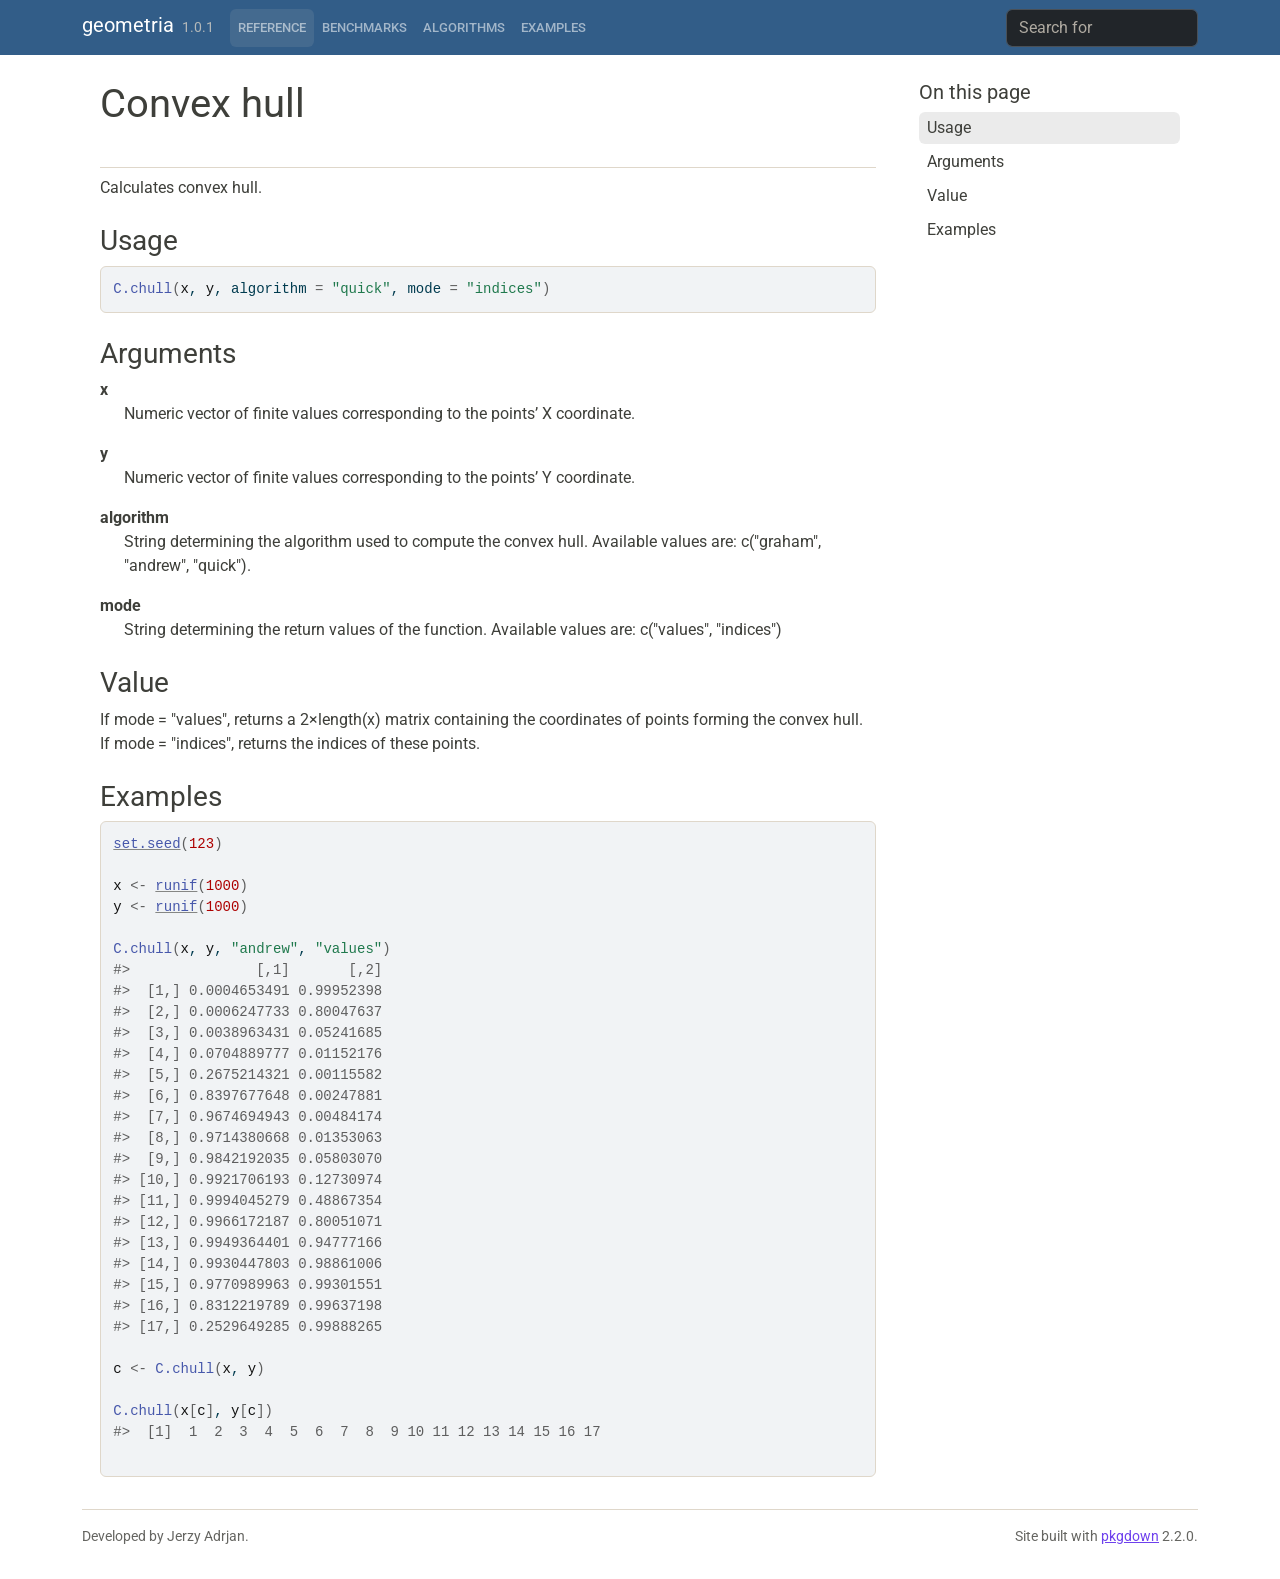
<file: reference/C.chull.html>
<!DOCTYPE html>
<!-- Generated by pkgdown: do not edit by hand --><html lang="en"><head><meta http-equiv="Content-Type" content="text/html; charset=UTF-8"><meta charset="utf-8"><meta http-equiv="X-UA-Compatible" content="IE=edge"><meta name="viewport" content="width=device-width, initial-scale=1, shrink-to-fit=no"><title>Convex hull — C.chull • geometria</title><script src="../deps/jquery-3.6.0/jquery-3.6.0.min.js"></script><meta name="viewport" content="width=device-width, initial-scale=1, shrink-to-fit=no"><link href="../deps/bootstrap-5.3.8/bootstrap.min.css" rel="stylesheet"><script src="../deps/bootstrap-5.3.8/bootstrap.bundle.min.js"></script><link href="../deps/font-awesome-6.5.2/css/all.min.css" rel="stylesheet"><link href="../deps/font-awesome-6.5.2/css/v4-shims.min.css" rel="stylesheet"><script src="../deps/headroom-0.11.0/headroom.min.js"></script><script src="../deps/headroom-0.11.0/jQuery.headroom.min.js"></script><script src="../deps/bootstrap-toc-1.0.1/bootstrap-toc.min.js"></script><script src="../deps/clipboard.js-2.0.11/clipboard.min.js"></script><script src="../deps/search-1.0.0/autocomplete.jquery.min.js"></script><script src="../deps/search-1.0.0/fuse.min.js"></script><script src="../deps/search-1.0.0/mark.min.js"></script><!-- pkgdown --><script src="../pkgdown.js"></script><meta property="og:title" content="Convex hull — C.chull"><meta name="description" content="Calculates convex hull."><meta property="og:description" content="Calculates convex hull."></head><body>
    <a href="#main" class="visually-hidden-focusable">Skip to contents</a>


    <nav class="navbar navbar-expand-lg fixed-top bg-primary" data-bs-theme="dark" aria-label="Site navigation"><div class="container">

    <a class="navbar-brand me-2" href="../index.html">geometria</a>

    <small class="nav-text text-muted me-auto" data-bs-toggle="tooltip" data-bs-placement="bottom" title="">1.0.1</small>


    <button class="navbar-toggler" type="button" data-bs-toggle="collapse" data-bs-target="#navbar" aria-controls="navbar" aria-expanded="false" aria-label="Toggle navigation">
      <span class="navbar-toggler-icon"></span>
    </button>

    <div id="navbar" class="collapse navbar-collapse ms-3">
      <ul class="navbar-nav me-auto"><li class="active nav-item"><a class="nav-link" href="../reference/index.html">Reference</a></li>
<li class="nav-item"><a class="nav-link" href="../articles/benchmarks.html">Benchmarks</a></li>
<li class="nav-item"><a class="nav-link" href="../articles/algorithms.html">Algorithms</a></li>
<li class="nav-item"><a class="nav-link" href="../articles/examples.html">Examples</a></li>
      </ul><ul class="navbar-nav"><li class="nav-item"><form class="form-inline" role="search">
 <input class="form-control" type="search" name="search-input" id="search-input" autocomplete="off" aria-label="Search site" placeholder="Search for" data-search-index="../search.json"></form></li>
      </ul></div>


  </div>
</nav><div class="container template-reference-topic">
<div class="row">
  <main id="main" class="col-md-9"><div class="page-header">

      <h1>Convex hull</h1>

      <div class="d-none name"><code>C.chull.Rd</code></div>
    </div>

    <div class="ref-description section level2">
    <p>Calculates convex hull.</p>
    </div>

    <div class="section level2">
    <h2 id="ref-usage">Usage<a class="anchor" aria-label="anchor" href="#ref-usage"></a></h2>
    <div class="sourceCode"><pre class="sourceCode r"><code><span><span class="fu">C.chull</span><span class="op">(</span><span class="va">x</span>, <span class="va">y</span>, algorithm <span class="op">=</span> <span class="st">"quick"</span>, mode <span class="op">=</span> <span class="st">"indices"</span><span class="op">)</span></span></code></pre></div>
    </div>

    <div class="section level2">
    <h2 id="arguments">Arguments<a class="anchor" aria-label="anchor" href="#arguments"></a></h2>


<dl><dt id="arg-x">x<a class="anchor" aria-label="anchor" href="#arg-x"></a></dt>
<dd><p>Numeric vector of finite values corresponding to the points’ X coordinate.</p></dd>


<dt id="arg-y">y<a class="anchor" aria-label="anchor" href="#arg-y"></a></dt>
<dd><p>Numeric vector of finite values corresponding to the points’ Y coordinate.</p></dd>


<dt id="arg-algorithm">algorithm<a class="anchor" aria-label="anchor" href="#arg-algorithm"></a></dt>
<dd><p>String determining the algorithm used to compute the convex hull. Available values are: c("graham", "andrew", "quick").</p></dd>


<dt id="arg-mode">mode<a class="anchor" aria-label="anchor" href="#arg-mode"></a></dt>
<dd><p>String determining the return values of the function. Available values are: c("values", "indices")</p></dd>

</dl></div>
    <div class="section level2">
    <h2 id="value">Value<a class="anchor" aria-label="anchor" href="#value"></a></h2>
    <p>If mode = "values", returns a 2×length(x) matrix containing the coordinates of points forming the convex hull.
If mode = "indices", returns the indices of these points.</p>
    </div>

    <div class="section level2">
    <h2 id="ref-examples">Examples<a class="anchor" aria-label="anchor" href="#ref-examples"></a></h2>
    <div class="sourceCode"><pre class="sourceCode r"><code><span class="r-in"><span><span class="fu"><a href="https://rdrr.io/r/base/Random.html" class="external-link">set.seed</a></span><span class="op">(</span><span class="fl">123</span><span class="op">)</span></span></span>
<span class="r-in"><span></span></span>
<span class="r-in"><span><span class="va">x</span> <span class="op">&lt;-</span> <span class="fu"><a href="https://rdrr.io/r/stats/Uniform.html" class="external-link">runif</a></span><span class="op">(</span><span class="fl">1000</span><span class="op">)</span></span></span>
<span class="r-in"><span><span class="va">y</span> <span class="op">&lt;-</span> <span class="fu"><a href="https://rdrr.io/r/stats/Uniform.html" class="external-link">runif</a></span><span class="op">(</span><span class="fl">1000</span><span class="op">)</span></span></span>
<span class="r-in"><span></span></span>
<span class="r-in"><span><span class="fu">C.chull</span><span class="op">(</span><span class="va">x</span>, <span class="va">y</span>, <span class="st">"andrew"</span>, <span class="st">"values"</span><span class="op">)</span></span></span>
<span class="r-out co"><span class="r-pr">#&gt;</span>               [,1]       [,2]</span>
<span class="r-out co"><span class="r-pr">#&gt;</span>  [1,] 0.0004653491 0.99952398</span>
<span class="r-out co"><span class="r-pr">#&gt;</span>  [2,] 0.0006247733 0.80047637</span>
<span class="r-out co"><span class="r-pr">#&gt;</span>  [3,] 0.0038963431 0.05241685</span>
<span class="r-out co"><span class="r-pr">#&gt;</span>  [4,] 0.0704889777 0.01152176</span>
<span class="r-out co"><span class="r-pr">#&gt;</span>  [5,] 0.2675214321 0.00115582</span>
<span class="r-out co"><span class="r-pr">#&gt;</span>  [6,] 0.8397677648 0.00247881</span>
<span class="r-out co"><span class="r-pr">#&gt;</span>  [7,] 0.9674694943 0.00484174</span>
<span class="r-out co"><span class="r-pr">#&gt;</span>  [8,] 0.9714380668 0.01353063</span>
<span class="r-out co"><span class="r-pr">#&gt;</span>  [9,] 0.9842192035 0.05803070</span>
<span class="r-out co"><span class="r-pr">#&gt;</span> [10,] 0.9921706193 0.12730974</span>
<span class="r-out co"><span class="r-pr">#&gt;</span> [11,] 0.9994045279 0.48867354</span>
<span class="r-out co"><span class="r-pr">#&gt;</span> [12,] 0.9966172187 0.80051071</span>
<span class="r-out co"><span class="r-pr">#&gt;</span> [13,] 0.9949364401 0.94777166</span>
<span class="r-out co"><span class="r-pr">#&gt;</span> [14,] 0.9930447803 0.98861006</span>
<span class="r-out co"><span class="r-pr">#&gt;</span> [15,] 0.9770989963 0.99301551</span>
<span class="r-out co"><span class="r-pr">#&gt;</span> [16,] 0.8312219789 0.99637198</span>
<span class="r-out co"><span class="r-pr">#&gt;</span> [17,] 0.2529649285 0.99888265</span>
<span class="r-in"><span></span></span>
<span class="r-in"><span><span class="va">c</span> <span class="op">&lt;-</span> <span class="fu">C.chull</span><span class="op">(</span><span class="va">x</span>, <span class="va">y</span><span class="op">)</span></span></span>
<span class="r-in"><span></span></span>
<span class="r-in"><span><span class="fu">C.chull</span><span class="op">(</span><span class="va">x</span><span class="op">[</span><span class="va">c</span><span class="op">]</span>, <span class="va">y</span><span class="op">[</span><span class="va">c</span><span class="op">]</span><span class="op">)</span> </span></span>
<span class="r-out co"><span class="r-pr">#&gt;</span>  [1]  1  2  3  4  5  6  7  8  9 10 11 12 13 14 15 16 17</span>
<span class="r-in"><span></span></span>
</code></pre></div>
    </div>
  </main><aside class="col-md-3"><nav id="toc" aria-label="Table of contents"><h2>On this page</h2>
    </nav></aside></div>


    <footer><div class="pkgdown-footer-left">
  <p>Developed by Jerzy Adrjan.</p>
</div>

<div class="pkgdown-footer-right">
  <p>Site built with <a href="https://pkgdown.r-lib.org/" class="external-link">pkgdown</a> 2.2.0.</p>
</div>

    </footer></div>





  </body></html>
</file>
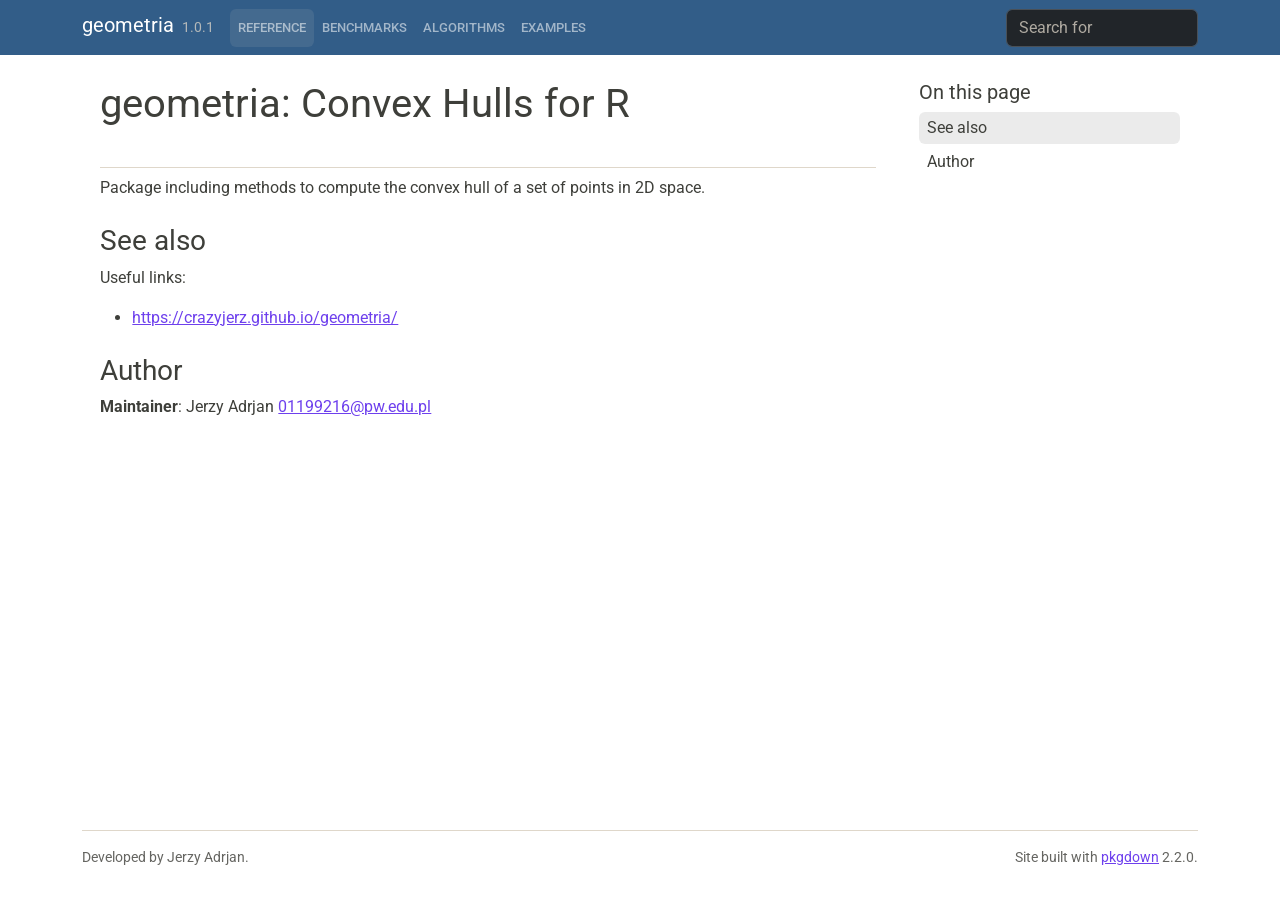
<file: reference/geometria-package.html>
<!DOCTYPE html>
<!-- Generated by pkgdown: do not edit by hand --><html lang="en"><head><meta http-equiv="Content-Type" content="text/html; charset=UTF-8"><meta charset="utf-8"><meta http-equiv="X-UA-Compatible" content="IE=edge"><meta name="viewport" content="width=device-width, initial-scale=1, shrink-to-fit=no"><title>geometria: Convex Hulls for R — geometria-package • geometria</title><script src="../deps/jquery-3.6.0/jquery-3.6.0.min.js"></script><meta name="viewport" content="width=device-width, initial-scale=1, shrink-to-fit=no"><link href="../deps/bootstrap-5.3.8/bootstrap.min.css" rel="stylesheet"><script src="../deps/bootstrap-5.3.8/bootstrap.bundle.min.js"></script><link href="../deps/font-awesome-6.5.2/css/all.min.css" rel="stylesheet"><link href="../deps/font-awesome-6.5.2/css/v4-shims.min.css" rel="stylesheet"><script src="../deps/headroom-0.11.0/headroom.min.js"></script><script src="../deps/headroom-0.11.0/jQuery.headroom.min.js"></script><script src="../deps/bootstrap-toc-1.0.1/bootstrap-toc.min.js"></script><script src="../deps/clipboard.js-2.0.11/clipboard.min.js"></script><script src="../deps/search-1.0.0/autocomplete.jquery.min.js"></script><script src="../deps/search-1.0.0/fuse.min.js"></script><script src="../deps/search-1.0.0/mark.min.js"></script><!-- pkgdown --><script src="../pkgdown.js"></script><meta property="og:title" content="geometria: Convex Hulls for R — geometria-package"><meta name="description" content="Package including methods to compute the convex hull of a set of points in 2D space."><meta property="og:description" content="Package including methods to compute the convex hull of a set of points in 2D space."></head><body>
    <a href="#main" class="visually-hidden-focusable">Skip to contents</a>


    <nav class="navbar navbar-expand-lg fixed-top bg-primary" data-bs-theme="dark" aria-label="Site navigation"><div class="container">

    <a class="navbar-brand me-2" href="../index.html">geometria</a>

    <small class="nav-text text-muted me-auto" data-bs-toggle="tooltip" data-bs-placement="bottom" title="">1.0.1</small>


    <button class="navbar-toggler" type="button" data-bs-toggle="collapse" data-bs-target="#navbar" aria-controls="navbar" aria-expanded="false" aria-label="Toggle navigation">
      <span class="navbar-toggler-icon"></span>
    </button>

    <div id="navbar" class="collapse navbar-collapse ms-3">
      <ul class="navbar-nav me-auto"><li class="active nav-item"><a class="nav-link" href="../reference/index.html">Reference</a></li>
<li class="nav-item"><a class="nav-link" href="../articles/benchmarks.html">Benchmarks</a></li>
<li class="nav-item"><a class="nav-link" href="../articles/algorithms.html">Algorithms</a></li>
<li class="nav-item"><a class="nav-link" href="../articles/examples.html">Examples</a></li>
      </ul><ul class="navbar-nav"><li class="nav-item"><form class="form-inline" role="search">
 <input class="form-control" type="search" name="search-input" id="search-input" autocomplete="off" aria-label="Search site" placeholder="Search for" data-search-index="../search.json"></form></li>
      </ul></div>


  </div>
</nav><div class="container template-reference-topic">
<div class="row">
  <main id="main" class="col-md-9"><div class="page-header">

      <h1>geometria: Convex Hulls for R</h1>

      <div class="d-none name"><code>geometria-package.Rd</code></div>
    </div>

    <div class="ref-description section level2">
    <p>Package including methods to compute the convex hull of a set of points in 2D space.</p>
    </div>


    <div class="section level2">
    <h2 id="see-also">See also<a class="anchor" aria-label="anchor" href="#see-also"></a></h2>
    <div class="dont-index"><p>Useful links:</p><ul><li><p><a href="https://crazyjerz.github.io/geometria/">https://crazyjerz.github.io/geometria/</a></p></li>
</ul></div>
    </div>
    <div class="section level2">
    <h2 id="author">Author<a class="anchor" aria-label="anchor" href="#author"></a></h2>
    <p><strong>Maintainer</strong>: Jerzy Adrjan <a href="mailto:01199216@pw.edu.pl">01199216@pw.edu.pl</a></p>
    </div>

  </main><aside class="col-md-3"><nav id="toc" aria-label="Table of contents"><h2>On this page</h2>
    </nav></aside></div>


    <footer><div class="pkgdown-footer-left">
  <p>Developed by Jerzy Adrjan.</p>
</div>

<div class="pkgdown-footer-right">
  <p>Site built with <a href="https://pkgdown.r-lib.org/" class="external-link">pkgdown</a> 2.2.0.</p>
</div>

    </footer></div>





  </body></html>
</file>
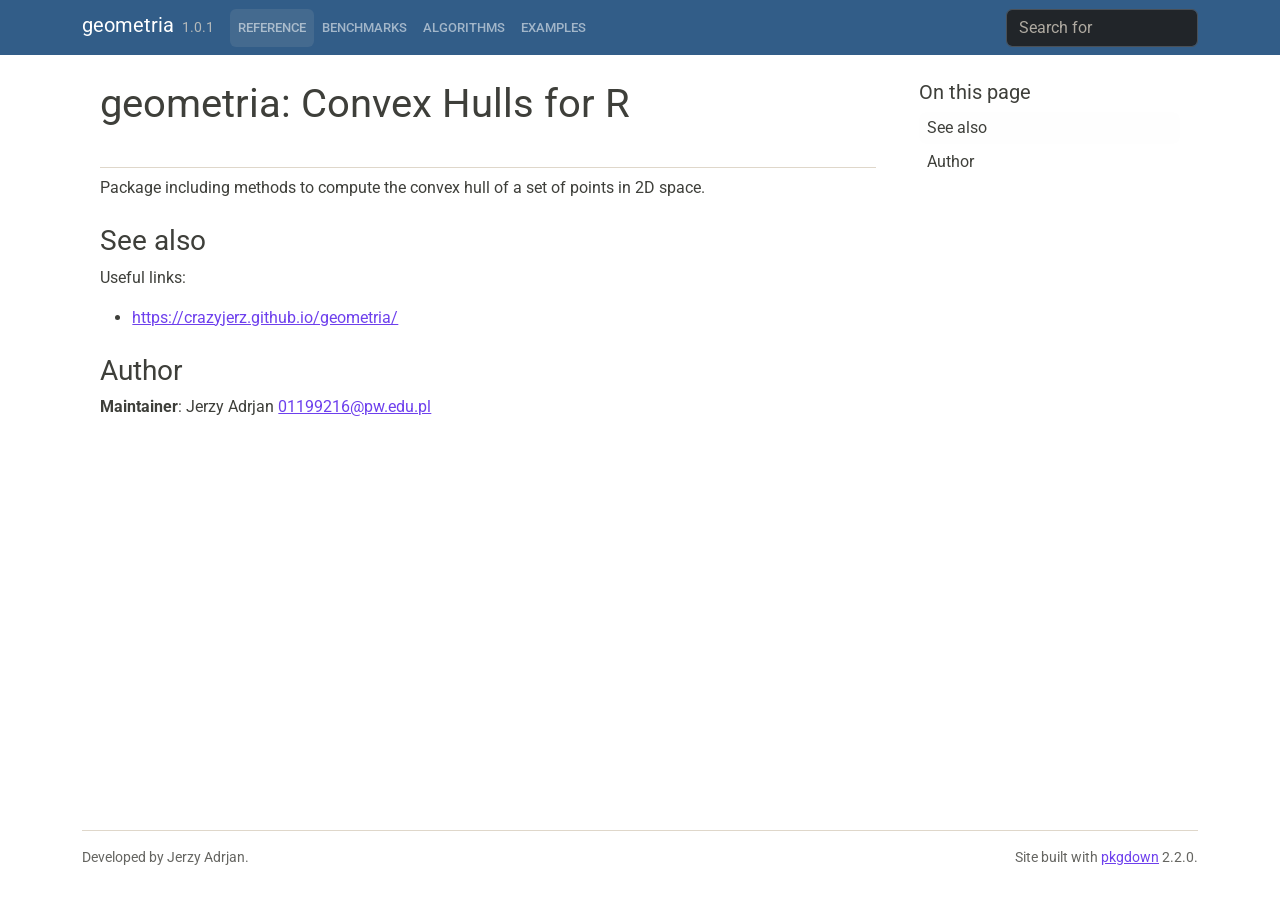
<file: reference/geometria.html>
<html>
  <head>
    <meta http-equiv="refresh" content="0;URL=https://crazyjerz.github.io/geometria/reference/geometria-package.html" />
    <meta name="robots" content="noindex">
    <link rel="canonical" href="https://crazyjerz.github.io/geometria/reference/geometria-package.html">
  </head>
</html>
</file>
<file: deps/font-awesome-6.5.2/css/v4-shims.min.css>
/*!
 * Font Awesome Free 6.5.2 by @fontawesome - https://fontawesome.com
 * License - https://fontawesome.com/license/free (Icons: CC BY 4.0, Fonts: SIL OFL 1.1, Code: MIT License)
 * Copyright 2024 Fonticons, Inc.
 */
.fa.fa-glass:before{content:"\f000"}.fa.fa-envelope-o{font-family:"Font Awesome 6 Free";font-weight:400}.fa.fa-envelope-o:before{content:"\f0e0"}.fa.fa-star-o{font-family:"Font Awesome 6 Free";font-weight:400}.fa.fa-star-o:before{content:"\f005"}.fa.fa-close:before,.fa.fa-remove:before{content:"\f00d"}.fa.fa-gear:before{content:"\f013"}.fa.fa-trash-o{font-family:"Font Awesome 6 Free";font-weight:400}.fa.fa-trash-o:before{content:"\f2ed"}.fa.fa-home:before{content:"\f015"}.fa.fa-file-o{font-family:"Font Awesome 6 Free";font-weight:400}.fa.fa-file-o:before{content:"\f15b"}.fa.fa-clock-o{font-family:"Font Awesome 6 Free";font-weight:400}.fa.fa-clock-o:before{content:"\f017"}.fa.fa-arrow-circle-o-down{font-family:"Font Awesome 6 Free";font-weight:400}.fa.fa-arrow-circle-o-down:before{content:"\f358"}.fa.fa-arrow-circle-o-up{font-family:"Font Awesome 6 Free";font-weight:400}.fa.fa-arrow-circle-o-up:before{content:"\f35b"}.fa.fa-play-circle-o{font-family:"Font Awesome 6 Free";font-weight:400}.fa.fa-play-circle-o:before{content:"\f144"}.fa.fa-repeat:before,.fa.fa-rotate-right:before{content:"\f01e"}.fa.fa-refresh:before{content:"\f021"}.fa.fa-list-alt{font-family:"Font Awesome 6 Free";font-weight:400}.fa.fa-list-alt:before{content:"\f022"}.fa.fa-dedent:before{content:"\f03b"}.fa.fa-video-camera:before{content:"\f03d"}.fa.fa-picture-o{font-family:"Font Awesome 6 Free";font-weight:400}.fa.fa-picture-o:before{content:"\f03e"}.fa.fa-photo{font-family:"Font Awesome 6 Free";font-weight:400}.fa.fa-photo:before{content:"\f03e"}.fa.fa-image{font-family:"Font Awesome 6 Free";font-weight:400}.fa.fa-image:before{content:"\f03e"}.fa.fa-map-marker:before{content:"\f3c5"}.fa.fa-pencil-square-o{font-family:"Font Awesome 6 Free";font-weight:400}.fa.fa-pencil-square-o:before{content:"\f044"}.fa.fa-edit{font-family:"Font Awesome 6 Free";font-weight:400}.fa.fa-edit:before{content:"\f044"}.fa.fa-share-square-o:before{content:"\f14d"}.fa.fa-check-square-o{font-family:"Font Awesome 6 Free";font-weight:400}.fa.fa-check-square-o:before{content:"\f14a"}.fa.fa-arrows:before{content:"\f0b2"}.fa.fa-times-circle-o{font-family:"Font Awesome 6 Free";font-weight:400}.fa.fa-times-circle-o:before{content:"\f057"}.fa.fa-check-circle-o{font-family:"Font Awesome 6 Free";font-weight:400}.fa.fa-check-circle-o:before{content:"\f058"}.fa.fa-mail-forward:before{content:"\f064"}.fa.fa-expand:before{content:"\f424"}.fa.fa-compress:before{content:"\f422"}.fa.fa-eye,.fa.fa-eye-slash{font-family:"Font Awesome 6 Free";font-weight:400}.fa.fa-warning:before{content:"\f071"}.fa.fa-calendar:before{content:"\f073"}.fa.fa-arrows-v:before{content:"\f338"}.fa.fa-arrows-h:before{content:"\f337"}.fa.fa-bar-chart-o:before,.fa.fa-bar-chart:before{content:"\e0e3"}.fa.fa-twitter-square{font-family:"Font Awesome 6 Brands";font-weight:400}.fa.fa-twitter-square:before{content:"\f081"}.fa.fa-facebook-square{font-family:"Font Awesome 6 Brands";font-weight:400}.fa.fa-facebook-square:before{content:"\f082"}.fa.fa-gears:before{content:"\f085"}.fa.fa-thumbs-o-up{font-family:"Font Awesome 6 Free";font-weight:400}.fa.fa-thumbs-o-up:before{content:"\f164"}.fa.fa-thumbs-o-down{font-family:"Font Awesome 6 Free";font-weight:400}.fa.fa-thumbs-o-down:before{content:"\f165"}.fa.fa-heart-o{font-family:"Font Awesome 6 Free";font-weight:400}.fa.fa-heart-o:before{content:"\f004"}.fa.fa-sign-out:before{content:"\f2f5"}.fa.fa-linkedin-square{font-family:"Font Awesome 6 Brands";font-weight:400}.fa.fa-linkedin-square:before{content:"\f08c"}.fa.fa-thumb-tack:before{content:"\f08d"}.fa.fa-external-link:before{content:"\f35d"}.fa.fa-sign-in:before{content:"\f2f6"}.fa.fa-github-square{font-family:"Font Awesome 6 Brands";font-weight:400}.fa.fa-github-square:before{content:"\f092"}.fa.fa-lemon-o{font-family:"Font Awesome 6 Free";font-weight:400}.fa.fa-lemon-o:before{content:"\f094"}.fa.fa-square-o{font-family:"Font Awesome 6 Free";font-weight:400}.fa.fa-square-o:before{content:"\f0c8"}.fa.fa-bookmark-o{font-family:"Font Awesome 6 Free";font-weight:400}.fa.fa-bookmark-o:before{content:"\f02e"}.fa.fa-facebook,.fa.fa-twitter{font-family:"Font Awesome 6 Brands";font-weight:400}.fa.fa-facebook:before{content:"\f39e"}.fa.fa-facebook-f{font-family:"Font Awesome 6 Brands";font-weight:400}.fa.fa-facebook-f:before{content:"\f39e"}.fa.fa-github{font-family:"Font Awesome 6 Brands";font-weight:400}.fa.fa-credit-card{font-family:"Font Awesome 6 Free";font-weight:400}.fa.fa-feed:before{content:"\f09e"}.fa.fa-hdd-o{font-family:"Font Awesome 6 Free";font-weight:400}.fa.fa-hdd-o:before{content:"\f0a0"}.fa.fa-hand-o-right{font-family:"Font Awesome 6 Free";font-weight:400}.fa.fa-hand-o-right:before{content:"\f0a4"}.fa.fa-hand-o-left{font-family:"Font Awesome 6 Free";font-weight:400}.fa.fa-hand-o-left:before{content:"\f0a5"}.fa.fa-hand-o-up{font-family:"Font Awesome 6 Free";font-weight:400}.fa.fa-hand-o-up:before{content:"\f0a6"}.fa.fa-hand-o-down{font-family:"Font Awesome 6 Free";font-weight:400}.fa.fa-hand-o-down:before{content:"\f0a7"}.fa.fa-globe:before{content:"\f57d"}.fa.fa-tasks:before{content:"\f828"}.fa.fa-arrows-alt:before{content:"\f31e"}.fa.fa-group:before{content:"\f0c0"}.fa.fa-chain:before{content:"\f0c1"}.fa.fa-cut:before{content:"\f0c4"}.fa.fa-files-o{font-family:"Font Awesome 6 Free";font-weight:400}.fa.fa-files-o:before{content:"\f0c5"}.fa.fa-floppy-o{font-family:"Font Awesome 6 Free";font-weight:400}.fa.fa-floppy-o:before{content:"\f0c7"}.fa.fa-save{font-family:"Font Awesome 6 Free";font-weight:400}.fa.fa-save:before{content:"\f0c7"}.fa.fa-navicon:before,.fa.fa-reorder:before{content:"\f0c9"}.fa.fa-magic:before{content:"\e2ca"}.fa.fa-pinterest,.fa.fa-pinterest-square{font-family:"Font Awesome 6 Brands";font-weight:400}.fa.fa-pinterest-square:before{content:"\f0d3"}.fa.fa-google-plus-square{font-family:"Font Awesome 6 Brands";font-weight:400}.fa.fa-google-plus-square:before{content:"\f0d4"}.fa.fa-google-plus{font-family:"Font Awesome 6 Brands";font-weight:400}.fa.fa-google-plus:before{content:"\f0d5"}.fa.fa-money:before{content:"\f3d1"}.fa.fa-unsorted:before{content:"\f0dc"}.fa.fa-sort-desc:before{content:"\f0dd"}.fa.fa-sort-asc:before{content:"\f0de"}.fa.fa-linkedin{font-family:"Font Awesome 6 Brands";font-weight:400}.fa.fa-linkedin:before{content:"\f0e1"}.fa.fa-rotate-left:before{content:"\f0e2"}.fa.fa-legal:before{content:"\f0e3"}.fa.fa-dashboard:before,.fa.fa-tachometer:before{content:"\f625"}.fa.fa-comment-o{font-family:"Font Awesome 6 Free";font-weight:400}.fa.fa-comment-o:before{content:"\f075"}.fa.fa-comments-o{font-family:"Font Awesome 6 Free";font-weight:400}.fa.fa-comments-o:before{content:"\f086"}.fa.fa-flash:before{content:"\f0e7"}.fa.fa-clipboard:before{content:"\f0ea"}.fa.fa-lightbulb-o{font-family:"Font Awesome 6 Free";font-weight:400}.fa.fa-lightbulb-o:before{content:"\f0eb"}.fa.fa-exchange:before{content:"\f362"}.fa.fa-cloud-download:before{content:"\f0ed"}.fa.fa-cloud-upload:before{content:"\f0ee"}.fa.fa-bell-o{font-family:"Font Awesome 6 Free";font-weight:400}.fa.fa-bell-o:before{content:"\f0f3"}.fa.fa-cutlery:before{content:"\f2e7"}.fa.fa-file-text-o{font-family:"Font Awesome 6 Free";font-weight:400}.fa.fa-file-text-o:before{content:"\f15c"}.fa.fa-building-o{font-family:"Font Awesome 6 Free";font-weight:400}.fa.fa-building-o:before{content:"\f1ad"}.fa.fa-hospital-o{font-family:"Font Awesome 6 Free";font-weight:400}.fa.fa-hospital-o:before{content:"\f0f8"}.fa.fa-tablet:before{content:"\f3fa"}.fa.fa-mobile-phone:before,.fa.fa-mobile:before{content:"\f3cd"}.fa.fa-circle-o{font-family:"Font Awesome 6 Free";font-weight:400}.fa.fa-circle-o:before{content:"\f111"}.fa.fa-mail-reply:before{content:"\f3e5"}.fa.fa-github-alt{font-family:"Font Awesome 6 Brands";font-weight:400}.fa.fa-folder-o{font-family:"Font Awesome 6 Free";font-weight:400}.fa.fa-folder-o:before{content:"\f07b"}.fa.fa-folder-open-o{font-family:"Font Awesome 6 Free";font-weight:400}.fa.fa-folder-open-o:before{content:"\f07c"}.fa.fa-smile-o{font-family:"Font Awesome 6 Free";font-weight:400}.fa.fa-smile-o:before{content:"\f118"}.fa.fa-frown-o{font-family:"Font Awesome 6 Free";font-weight:400}.fa.fa-frown-o:before{content:"\f119"}.fa.fa-meh-o{font-family:"Font Awesome 6 Free";font-weight:400}.fa.fa-meh-o:before{content:"\f11a"}.fa.fa-keyboard-o{font-family:"Font Awesome 6 Free";font-weight:400}.fa.fa-keyboard-o:before{content:"\f11c"}.fa.fa-flag-o{font-family:"Font Awesome 6 Free";font-weight:400}.fa.fa-flag-o:before{content:"\f024"}.fa.fa-mail-reply-all:before{content:"\f122"}.fa.fa-star-half-o{font-family:"Font Awesome 6 Free";font-weight:400}.fa.fa-star-half-o:before{content:"\f5c0"}.fa.fa-star-half-empty{font-family:"Font Awesome 6 Free";font-weight:400}.fa.fa-star-half-empty:before{content:"\f5c0"}.fa.fa-star-half-full{font-family:"Font Awesome 6 Free";font-weight:400}.fa.fa-star-half-full:before{content:"\f5c0"}.fa.fa-code-fork:before{content:"\f126"}.fa.fa-chain-broken:before,.fa.fa-unlink:before{content:"\f127"}.fa.fa-calendar-o{font-family:"Font Awesome 6 Free";font-weight:400}.fa.fa-calendar-o:before{content:"\f133"}.fa.fa-css3,.fa.fa-html5,.fa.fa-maxcdn{font-family:"Font Awesome 6 Brands";font-weight:400}.fa.fa-unlock-alt:before{content:"\f09c"}.fa.fa-minus-square-o{font-family:"Font Awesome 6 Free";font-weight:400}.fa.fa-minus-square-o:before{content:"\f146"}.fa.fa-level-up:before{content:"\f3bf"}.fa.fa-level-down:before{content:"\f3be"}.fa.fa-pencil-square:before{content:"\f14b"}.fa.fa-external-link-square:before{content:"\f360"}.fa.fa-compass{font-family:"Font Awesome 6 Free";font-weight:400}.fa.fa-caret-square-o-down{font-family:"Font Awesome 6 Free";font-weight:400}.fa.fa-caret-square-o-down:before{content:"\f150"}.fa.fa-toggle-down{font-family:"Font Awesome 6 Free";font-weight:400}.fa.fa-toggle-down:before{content:"\f150"}.fa.fa-caret-square-o-up{font-family:"Font Awesome 6 Free";font-weight:400}.fa.fa-caret-square-o-up:before{content:"\f151"}.fa.fa-toggle-up{font-family:"Font Awesome 6 Free";font-weight:400}.fa.fa-toggle-up:before{content:"\f151"}.fa.fa-caret-square-o-right{font-family:"Font Awesome 6 Free";font-weight:400}.fa.fa-caret-square-o-right:before{content:"\f152"}.fa.fa-toggle-right{font-family:"Font Awesome 6 Free";font-weight:400}.fa.fa-toggle-right:before{content:"\f152"}.fa.fa-eur:before,.fa.fa-euro:before{content:"\f153"}.fa.fa-gbp:before{content:"\f154"}.fa.fa-dollar:before,.fa.fa-usd:before{content:"\24"}.fa.fa-inr:before,.fa.fa-rupee:before{content:"\e1bc"}.fa.fa-cny:before,.fa.fa-jpy:before,.fa.fa-rmb:before,.fa.fa-yen:before{content:"\f157"}.fa.fa-rouble:before,.fa.fa-rub:before,.fa.fa-ruble:before{content:"\f158"}.fa.fa-krw:before,.fa.fa-won:before{content:"\f159"}.fa.fa-bitcoin,.fa.fa-btc{font-family:"Font Awesome 6 Brands";font-weight:400}.fa.fa-bitcoin:before{content:"\f15a"}.fa.fa-file-text:before{content:"\f15c"}.fa.fa-sort-alpha-asc:before{content:"\f15d"}.fa.fa-sort-alpha-desc:before{content:"\f881"}.fa.fa-sort-amount-asc:before{content:"\f884"}.fa.fa-sort-amount-desc:before{content:"\f160"}.fa.fa-sort-numeric-asc:before{content:"\f162"}.fa.fa-sort-numeric-desc:before{content:"\f886"}.fa.fa-youtube-square{font-family:"Font Awesome 6 Brands";font-weight:400}.fa.fa-youtube-square:before{content:"\f431"}.fa.fa-xing,.fa.fa-xing-square,.fa.fa-youtube{font-family:"Font Awesome 6 Brands";font-weight:400}.fa.fa-xing-square:before{content:"\f169"}.fa.fa-youtube-play{font-family:"Font Awesome 6 Brands";font-weight:400}.fa.fa-youtube-play:before{content:"\f167"}.fa.fa-adn,.fa.fa-bitbucket,.fa.fa-bitbucket-square,.fa.fa-dropbox,.fa.fa-flickr,.fa.fa-instagram,.fa.fa-stack-overflow{font-family:"Font Awesome 6 Brands";font-weight:400}.fa.fa-bitbucket-square:before{content:"\f171"}.fa.fa-tumblr,.fa.fa-tumblr-square{font-family:"Font Awesome 6 Brands";font-weight:400}.fa.fa-tumblr-square:before{content:"\f174"}.fa.fa-long-arrow-down:before{content:"\f309"}.fa.fa-long-arrow-up:before{content:"\f30c"}.fa.fa-long-arrow-left:before{content:"\f30a"}.fa.fa-long-arrow-right:before{content:"\f30b"}.fa.fa-android,.fa.fa-apple,.fa.fa-dribbble,.fa.fa-foursquare,.fa.fa-gittip,.fa.fa-gratipay,.fa.fa-linux,.fa.fa-skype,.fa.fa-trello,.fa.fa-windows{font-family:"Font Awesome 6 Brands";font-weight:400}.fa.fa-gittip:before{content:"\f184"}.fa.fa-sun-o{font-family:"Font Awesome 6 Free";font-weight:400}.fa.fa-sun-o:before{content:"\f185"}.fa.fa-moon-o{font-family:"Font Awesome 6 Free";font-weight:400}.fa.fa-moon-o:before{content:"\f186"}.fa.fa-pagelines,.fa.fa-renren,.fa.fa-stack-exchange,.fa.fa-vk,.fa.fa-weibo{font-family:"Font Awesome 6 Brands";font-weight:400}.fa.fa-arrow-circle-o-right{font-family:"Font Awesome 6 Free";font-weight:400}.fa.fa-arrow-circle-o-right:before{content:"\f35a"}.fa.fa-arrow-circle-o-left{font-family:"Font Awesome 6 Free";font-weight:400}.fa.fa-arrow-circle-o-left:before{content:"\f359"}.fa.fa-caret-square-o-left{font-family:"Font Awesome 6 Free";font-weight:400}.fa.fa-caret-square-o-left:before{content:"\f191"}.fa.fa-toggle-left{font-family:"Font Awesome 6 Free";font-weight:400}.fa.fa-toggle-left:before{content:"\f191"}.fa.fa-dot-circle-o{font-family:"Font Awesome 6 Free";font-weight:400}.fa.fa-dot-circle-o:before{content:"\f192"}.fa.fa-vimeo-square{font-family:"Font Awesome 6 Brands";font-weight:400}.fa.fa-vimeo-square:before{content:"\f194"}.fa.fa-try:before,.fa.fa-turkish-lira:before{content:"\e2bb"}.fa.fa-plus-square-o{font-family:"Font Awesome 6 Free";font-weight:400}.fa.fa-plus-square-o:before{content:"\f0fe"}.fa.fa-openid,.fa.fa-slack,.fa.fa-wordpress{font-family:"Font Awesome 6 Brands";font-weight:400}.fa.fa-bank:before,.fa.fa-institution:before{content:"\f19c"}.fa.fa-mortar-board:before{content:"\f19d"}.fa.fa-google,.fa.fa-reddit,.fa.fa-reddit-square,.fa.fa-yahoo{font-family:"Font Awesome 6 Brands";font-weight:400}.fa.fa-reddit-square:before{content:"\f1a2"}.fa.fa-behance,.fa.fa-behance-square,.fa.fa-delicious,.fa.fa-digg,.fa.fa-drupal,.fa.fa-joomla,.fa.fa-pied-piper-alt,.fa.fa-pied-piper-pp,.fa.fa-stumbleupon,.fa.fa-stumbleupon-circle{font-family:"Font Awesome 6 Brands";font-weight:400}.fa.fa-behance-square:before{content:"\f1b5"}.fa.fa-steam,.fa.fa-steam-square{font-family:"Font Awesome 6 Brands";font-weight:400}.fa.fa-steam-square:before{content:"\f1b7"}.fa.fa-automobile:before{content:"\f1b9"}.fa.fa-cab:before{content:"\f1ba"}.fa.fa-deviantart,.fa.fa-soundcloud,.fa.fa-spotify{font-family:"Font Awesome 6 Brands";font-weight:400}.fa.fa-file-pdf-o{font-family:"Font Awesome 6 Free";font-weight:400}.fa.fa-file-pdf-o:before{content:"\f1c1"}.fa.fa-file-word-o{font-family:"Font Awesome 6 Free";font-weight:400}.fa.fa-file-word-o:before{content:"\f1c2"}.fa.fa-file-excel-o{font-family:"Font Awesome 6 Free";font-weight:400}.fa.fa-file-excel-o:before{content:"\f1c3"}.fa.fa-file-powerpoint-o{font-family:"Font Awesome 6 Free";font-weight:400}.fa.fa-file-powerpoint-o:before{content:"\f1c4"}.fa.fa-file-image-o{font-family:"Font Awesome 6 Free";font-weight:400}.fa.fa-file-image-o:before{content:"\f1c5"}.fa.fa-file-photo-o{font-family:"Font Awesome 6 Free";font-weight:400}.fa.fa-file-photo-o:before{content:"\f1c5"}.fa.fa-file-picture-o{font-family:"Font Awesome 6 Free";font-weight:400}.fa.fa-file-picture-o:before{content:"\f1c5"}.fa.fa-file-archive-o{font-family:"Font Awesome 6 Free";font-weight:400}.fa.fa-file-archive-o:before{content:"\f1c6"}.fa.fa-file-zip-o{font-family:"Font Awesome 6 Free";font-weight:400}.fa.fa-file-zip-o:before{content:"\f1c6"}.fa.fa-file-audio-o{font-family:"Font Awesome 6 Free";font-weight:400}.fa.fa-file-audio-o:before{content:"\f1c7"}.fa.fa-file-sound-o{font-family:"Font Awesome 6 Free";font-weight:400}.fa.fa-file-sound-o:before{content:"\f1c7"}.fa.fa-file-video-o{font-family:"Font Awesome 6 Free";font-weight:400}.fa.fa-file-video-o:before{content:"\f1c8"}.fa.fa-file-movie-o{font-family:"Font Awesome 6 Free";font-weight:400}.fa.fa-file-movie-o:before{content:"\f1c8"}.fa.fa-file-code-o{font-family:"Font Awesome 6 Free";font-weight:400}.fa.fa-file-code-o:before{content:"\f1c9"}.fa.fa-codepen,.fa.fa-jsfiddle,.fa.fa-vine{font-family:"Font Awesome 6 Brands";font-weight:400}.fa.fa-life-bouy:before,.fa.fa-life-buoy:before,.fa.fa-life-saver:before,.fa.fa-support:before{content:"\f1cd"}.fa.fa-circle-o-notch:before{content:"\f1ce"}.fa.fa-ra,.fa.fa-rebel{font-family:"Font Awesome 6 Brands";font-weight:400}.fa.fa-ra:before{content:"\f1d0"}.fa.fa-resistance{font-family:"Font Awesome 6 Brands";font-weight:400}.fa.fa-resistance:before{content:"\f1d0"}.fa.fa-empire,.fa.fa-ge{font-family:"Font Awesome 6 Brands";font-weight:400}.fa.fa-ge:before{content:"\f1d1"}.fa.fa-git-square{font-family:"Font Awesome 6 Brands";font-weight:400}.fa.fa-git-square:before{content:"\f1d2"}.fa.fa-git,.fa.fa-hacker-news,.fa.fa-y-combinator-square{font-family:"Font Awesome 6 Brands";font-weight:400}.fa.fa-y-combinator-square:before{content:"\f1d4"}.fa.fa-yc-square{font-family:"Font Awesome 6 Brands";font-weight:400}.fa.fa-yc-square:before{content:"\f1d4"}.fa.fa-qq,.fa.fa-tencent-weibo,.fa.fa-wechat,.fa.fa-weixin{font-family:"Font Awesome 6 Brands";font-weight:400}.fa.fa-wechat:before{content:"\f1d7"}.fa.fa-send:before{content:"\f1d8"}.fa.fa-paper-plane-o{font-family:"Font Awesome 6 Free";font-weight:400}.fa.fa-paper-plane-o:before{content:"\f1d8"}.fa.fa-send-o{font-family:"Font Awesome 6 Free";font-weight:400}.fa.fa-send-o:before{content:"\f1d8"}.fa.fa-circle-thin{font-family:"Font Awesome 6 Free";font-weight:400}.fa.fa-circle-thin:before{content:"\f111"}.fa.fa-header:before{content:"\f1dc"}.fa.fa-futbol-o{font-family:"Font Awesome 6 Free";font-weight:400}.fa.fa-futbol-o:before{content:"\f1e3"}.fa.fa-soccer-ball-o{font-family:"Font Awesome 6 Free";font-weight:400}.fa.fa-soccer-ball-o:before{content:"\f1e3"}.fa.fa-slideshare,.fa.fa-twitch,.fa.fa-yelp{font-family:"Font Awesome 6 Brands";font-weight:400}.fa.fa-newspaper-o{font-family:"Font Awesome 6 Free";font-weight:400}.fa.fa-newspaper-o:before{content:"\f1ea"}.fa.fa-cc-amex,.fa.fa-cc-discover,.fa.fa-cc-mastercard,.fa.fa-cc-paypal,.fa.fa-cc-stripe,.fa.fa-cc-visa,.fa.fa-google-wallet,.fa.fa-paypal{font-family:"Font Awesome 6 Brands";font-weight:400}.fa.fa-bell-slash-o{font-family:"Font Awesome 6 Free";font-weight:400}.fa.fa-bell-slash-o:before{content:"\f1f6"}.fa.fa-trash:before{content:"\f2ed"}.fa.fa-copyright{font-family:"Font Awesome 6 Free";font-weight:400}.fa.fa-eyedropper:before{content:"\f1fb"}.fa.fa-area-chart:before{content:"\f1fe"}.fa.fa-pie-chart:before{content:"\f200"}.fa.fa-line-chart:before{content:"\f201"}.fa.fa-lastfm,.fa.fa-lastfm-square{font-family:"Font Awesome 6 Brands";font-weight:400}.fa.fa-lastfm-square:before{content:"\f203"}.fa.fa-angellist,.fa.fa-ioxhost{font-family:"Font Awesome 6 Brands";font-weight:400}.fa.fa-cc{font-family:"Font Awesome 6 Free";font-weight:400}.fa.fa-cc:before{content:"\f20a"}.fa.fa-ils:before,.fa.fa-shekel:before,.fa.fa-sheqel:before{content:"\f20b"}.fa.fa-buysellads,.fa.fa-connectdevelop,.fa.fa-dashcube,.fa.fa-forumbee,.fa.fa-leanpub,.fa.fa-sellsy,.fa.fa-shirtsinbulk,.fa.fa-simplybuilt,.fa.fa-skyatlas{font-family:"Font Awesome 6 Brands";font-weight:400}.fa.fa-diamond{font-family:"Font Awesome 6 Free";font-weight:400}.fa.fa-diamond:before{content:"\f3a5"}.fa.fa-intersex:before,.fa.fa-transgender:before{content:"\f224"}.fa.fa-transgender-alt:before{content:"\f225"}.fa.fa-facebook-official{font-family:"Font Awesome 6 Brands";font-weight:400}.fa.fa-facebook-official:before{content:"\f09a"}.fa.fa-pinterest-p,.fa.fa-whatsapp{font-family:"Font Awesome 6 Brands";font-weight:400}.fa.fa-hotel:before{content:"\f236"}.fa.fa-medium,.fa.fa-viacoin,.fa.fa-y-combinator,.fa.fa-yc{font-family:"Font Awesome 6 Brands";font-weight:400}.fa.fa-yc:before{content:"\f23b"}.fa.fa-expeditedssl,.fa.fa-opencart,.fa.fa-optin-monster{font-family:"Font Awesome 6 Brands";font-weight:400}.fa.fa-battery-4:before,.fa.fa-battery:before{content:"\f240"}.fa.fa-battery-3:before{content:"\f241"}.fa.fa-battery-2:before{content:"\f242"}.fa.fa-battery-1:before{content:"\f243"}.fa.fa-battery-0:before{content:"\f244"}.fa.fa-object-group,.fa.fa-object-ungroup,.fa.fa-sticky-note-o{font-family:"Font Awesome 6 Free";font-weight:400}.fa.fa-sticky-note-o:before{content:"\f249"}.fa.fa-cc-diners-club,.fa.fa-cc-jcb{font-family:"Font Awesome 6 Brands";font-weight:400}.fa.fa-clone{font-family:"Font Awesome 6 Free";font-weight:400}.fa.fa-hourglass-o:before{content:"\f254"}.fa.fa-hourglass-1:before{content:"\f251"}.fa.fa-hourglass-2:before{content:"\f252"}.fa.fa-hourglass-3:before{content:"\f253"}.fa.fa-hand-rock-o{font-family:"Font Awesome 6 Free";font-weight:400}.fa.fa-hand-rock-o:before{content:"\f255"}.fa.fa-hand-grab-o{font-family:"Font Awesome 6 Free";font-weight:400}.fa.fa-hand-grab-o:before{content:"\f255"}.fa.fa-hand-paper-o{font-family:"Font Awesome 6 Free";font-weight:400}.fa.fa-hand-paper-o:before{content:"\f256"}.fa.fa-hand-stop-o{font-family:"Font Awesome 6 Free";font-weight:400}.fa.fa-hand-stop-o:before{content:"\f256"}.fa.fa-hand-scissors-o{font-family:"Font Awesome 6 Free";font-weight:400}.fa.fa-hand-scissors-o:before{content:"\f257"}.fa.fa-hand-lizard-o{font-family:"Font Awesome 6 Free";font-weight:400}.fa.fa-hand-lizard-o:before{content:"\f258"}.fa.fa-hand-spock-o{font-family:"Font Awesome 6 Free";font-weight:400}.fa.fa-hand-spock-o:before{content:"\f259"}.fa.fa-hand-pointer-o{font-family:"Font Awesome 6 Free";font-weight:400}.fa.fa-hand-pointer-o:before{content:"\f25a"}.fa.fa-hand-peace-o{font-family:"Font Awesome 6 Free";font-weight:400}.fa.fa-hand-peace-o:before{content:"\f25b"}.fa.fa-registered{font-family:"Font Awesome 6 Free";font-weight:400}.fa.fa-creative-commons,.fa.fa-gg,.fa.fa-gg-circle,.fa.fa-odnoklassniki,.fa.fa-odnoklassniki-square{font-family:"Font Awesome 6 Brands";font-weight:400}.fa.fa-odnoklassniki-square:before{content:"\f264"}.fa.fa-chrome,.fa.fa-firefox,.fa.fa-get-pocket,.fa.fa-internet-explorer,.fa.fa-opera,.fa.fa-safari,.fa.fa-wikipedia-w{font-family:"Font Awesome 6 Brands";font-weight:400}.fa.fa-television:before{content:"\f26c"}.fa.fa-500px,.fa.fa-amazon,.fa.fa-contao{font-family:"Font Awesome 6 Brands";font-weight:400}.fa.fa-calendar-plus-o{font-family:"Font Awesome 6 Free";font-weight:400}.fa.fa-calendar-plus-o:before{content:"\f271"}.fa.fa-calendar-minus-o{font-family:"Font Awesome 6 Free";font-weight:400}.fa.fa-calendar-minus-o:before{content:"\f272"}.fa.fa-calendar-times-o{font-family:"Font Awesome 6 Free";font-weight:400}.fa.fa-calendar-times-o:before{content:"\f273"}.fa.fa-calendar-check-o{font-family:"Font Awesome 6 Free";font-weight:400}.fa.fa-calendar-check-o:before{content:"\f274"}.fa.fa-map-o{font-family:"Font Awesome 6 Free";font-weight:400}.fa.fa-map-o:before{content:"\f279"}.fa.fa-commenting:before{content:"\f4ad"}.fa.fa-commenting-o{font-family:"Font Awesome 6 Free";font-weight:400}.fa.fa-commenting-o:before{content:"\f4ad"}.fa.fa-houzz,.fa.fa-vimeo{font-family:"Font Awesome 6 Brands";font-weight:400}.fa.fa-vimeo:before{content:"\f27d"}.fa.fa-black-tie,.fa.fa-edge,.fa.fa-fonticons,.fa.fa-reddit-alien{font-family:"Font Awesome 6 Brands";font-weight:400}.fa.fa-credit-card-alt:before{content:"\f09d"}.fa.fa-codiepie,.fa.fa-fort-awesome,.fa.fa-mixcloud,.fa.fa-modx,.fa.fa-product-hunt,.fa.fa-scribd,.fa.fa-usb{font-family:"Font Awesome 6 Brands";font-weight:400}.fa.fa-pause-circle-o{font-family:"Font Awesome 6 Free";font-weight:400}.fa.fa-pause-circle-o:before{content:"\f28b"}.fa.fa-stop-circle-o{font-family:"Font Awesome 6 Free";font-weight:400}.fa.fa-stop-circle-o:before{content:"\f28d"}.fa.fa-bluetooth,.fa.fa-bluetooth-b,.fa.fa-envira,.fa.fa-gitlab,.fa.fa-wheelchair-alt,.fa.fa-wpbeginner,.fa.fa-wpforms{font-family:"Font Awesome 6 Brands";font-weight:400}.fa.fa-wheelchair-alt:before{content:"\f368"}.fa.fa-question-circle-o{font-family:"Font Awesome 6 Free";font-weight:400}.fa.fa-question-circle-o:before{content:"\f059"}.fa.fa-volume-control-phone:before{content:"\f2a0"}.fa.fa-asl-interpreting:before{content:"\f2a3"}.fa.fa-deafness:before,.fa.fa-hard-of-hearing:before{content:"\f2a4"}.fa.fa-glide,.fa.fa-glide-g{font-family:"Font Awesome 6 Brands";font-weight:400}.fa.fa-signing:before{content:"\f2a7"}.fa.fa-viadeo,.fa.fa-viadeo-square{font-family:"Font Awesome 6 Brands";font-weight:400}.fa.fa-viadeo-square:before{content:"\f2aa"}.fa.fa-snapchat,.fa.fa-snapchat-ghost{font-family:"Font Awesome 6 Brands";font-weight:400}.fa.fa-snapchat-ghost:before{content:"\f2ab"}.fa.fa-snapchat-square{font-family:"Font Awesome 6 Brands";font-weight:400}.fa.fa-snapchat-square:before{content:"\f2ad"}.fa.fa-first-order,.fa.fa-google-plus-official,.fa.fa-pied-piper,.fa.fa-themeisle,.fa.fa-yoast{font-family:"Font Awesome 6 Brands";font-weight:400}.fa.fa-google-plus-official:before{content:"\f2b3"}.fa.fa-google-plus-circle{font-family:"Font Awesome 6 Brands";font-weight:400}.fa.fa-google-plus-circle:before{content:"\f2b3"}.fa.fa-fa,.fa.fa-font-awesome{font-family:"Font Awesome 6 Brands";font-weight:400}.fa.fa-fa:before{content:"\f2b4"}.fa.fa-handshake-o{font-family:"Font Awesome 6 Free";font-weight:400}.fa.fa-handshake-o:before{content:"\f2b5"}.fa.fa-envelope-open-o{font-family:"Font Awesome 6 Free";font-weight:400}.fa.fa-envelope-open-o:before{content:"\f2b6"}.fa.fa-linode{font-family:"Font Awesome 6 Brands";font-weight:400}.fa.fa-address-book-o{font-family:"Font Awesome 6 Free";font-weight:400}.fa.fa-address-book-o:before{content:"\f2b9"}.fa.fa-vcard:before{content:"\f2bb"}.fa.fa-address-card-o{font-family:"Font Awesome 6 Free";font-weight:400}.fa.fa-address-card-o:before{content:"\f2bb"}.fa.fa-vcard-o{font-family:"Font Awesome 6 Free";font-weight:400}.fa.fa-vcard-o:before{content:"\f2bb"}.fa.fa-user-circle-o{font-family:"Font Awesome 6 Free";font-weight:400}.fa.fa-user-circle-o:before{content:"\f2bd"}.fa.fa-user-o{font-family:"Font Awesome 6 Free";font-weight:400}.fa.fa-user-o:before{content:"\f007"}.fa.fa-id-badge{font-family:"Font Awesome 6 Free";font-weight:400}.fa.fa-drivers-license:before{content:"\f2c2"}.fa.fa-id-card-o{font-family:"Font Awesome 6 Free";font-weight:400}.fa.fa-id-card-o:before{content:"\f2c2"}.fa.fa-drivers-license-o{font-family:"Font Awesome 6 Free";font-weight:400}.fa.fa-drivers-license-o:before{content:"\f2c2"}.fa.fa-free-code-camp,.fa.fa-quora,.fa.fa-telegram{font-family:"Font Awesome 6 Brands";font-weight:400}.fa.fa-thermometer-4:before,.fa.fa-thermometer:before{content:"\f2c7"}.fa.fa-thermometer-3:before{content:"\f2c8"}.fa.fa-thermometer-2:before{content:"\f2c9"}.fa.fa-thermometer-1:before{content:"\f2ca"}.fa.fa-thermometer-0:before{content:"\f2cb"}.fa.fa-bathtub:before,.fa.fa-s15:before{content:"\f2cd"}.fa.fa-window-maximize,.fa.fa-window-restore{font-family:"Font Awesome 6 Free";font-weight:400}.fa.fa-times-rectangle:before{content:"\f410"}.fa.fa-window-close-o{font-family:"Font Awesome 6 Free";font-weight:400}.fa.fa-window-close-o:before{content:"\f410"}.fa.fa-times-rectangle-o{font-family:"Font Awesome 6 Free";font-weight:400}.fa.fa-times-rectangle-o:before{content:"\f410"}.fa.fa-bandcamp,.fa.fa-eercast,.fa.fa-etsy,.fa.fa-grav,.fa.fa-imdb,.fa.fa-ravelry{font-family:"Font Awesome 6 Brands";font-weight:400}.fa.fa-eercast:before{content:"\f2da"}.fa.fa-snowflake-o{font-family:"Font Awesome 6 Free";font-weight:400}.fa.fa-snowflake-o:before{content:"\f2dc"}.fa.fa-meetup,.fa.fa-superpowers,.fa.fa-wpexplorer{font-family:"Font Awesome 6 Brands";font-weight:400}
</file>
